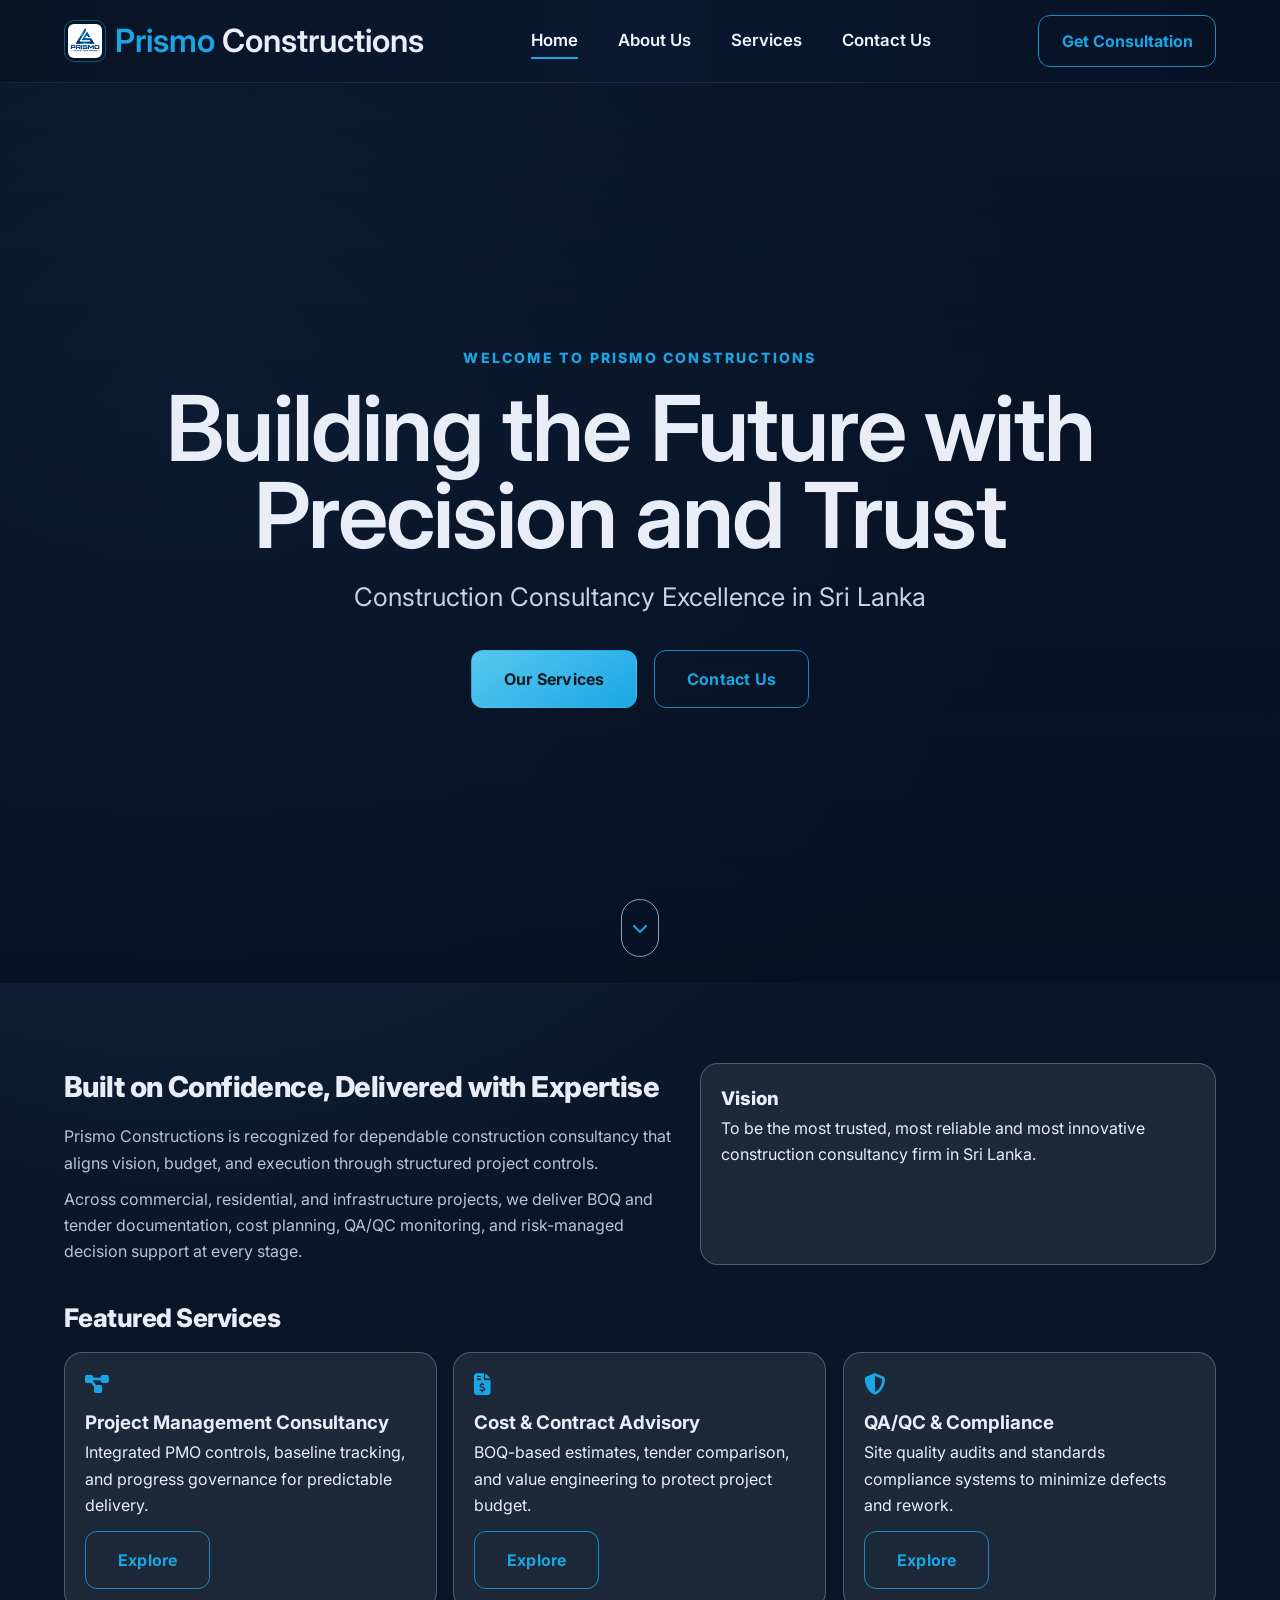
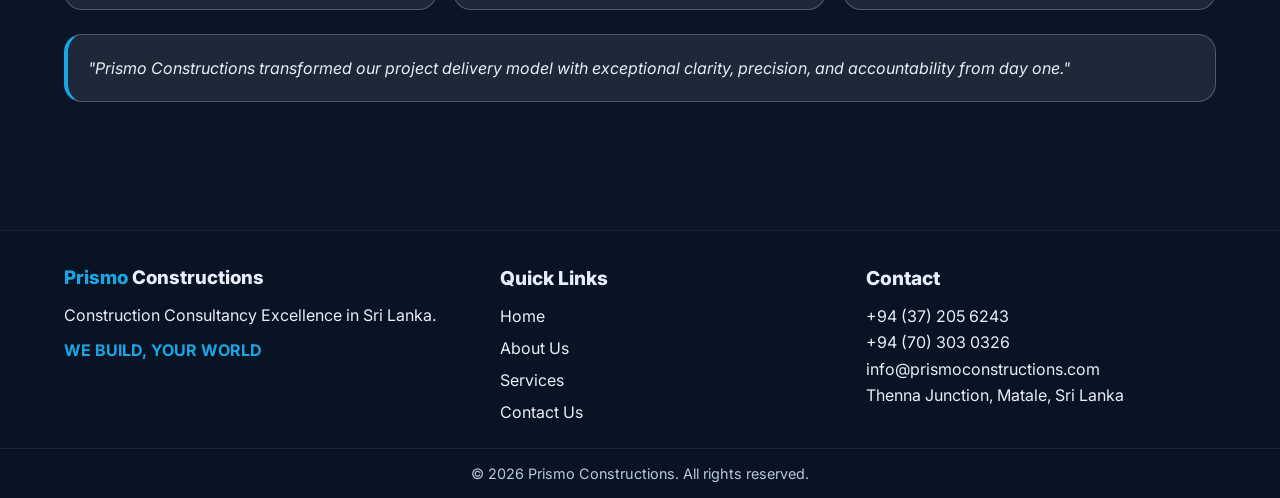
<file: index.html>
<!DOCTYPE html>
<html lang="en">
<head>
  <meta charset="UTF-8" />
  <meta name="viewport" content="width=device-width, initial-scale=1.0" />
  <meta name="description" content="Prismo Constructions is a leading construction consultancy in Sri Lanka, offering project management, cost consultancy, BOQ and tender documentation, QA/QC monitoring, and engineering advisory." />
  <title>Prismo Constructions</title>
  <meta property="og:title" content="Prismo Constructions" />
  <meta property="og:site_name" content="Prismo Constructions" />
  <meta property="og:description" content="Construction consultancy excellence in Sri Lanka. WE BUILD, YOUR WORLD." />
  <meta property="og:image" content="https://source.unsplash.com/1400x900/?business,consulting,meeting,architecture" />
  <meta property="og:url" content="https://prismoconstructions.com/" />
  <meta property="og:type" content="website" />
  <script type="application/ld+json">
    {
      "@context": "https://schema.org",
      "@type": "WebSite",
      "name": "Prismo Constructions",
      "url": "https://prismoconstructions.com/"
    }
  </script>
  <link rel="canonical" href="https://prismoconstructions.com/" />
  <link rel="icon" type="image/png" href="images/favicon.png" />
  <link rel="preconnect" href="https://fonts.googleapis.com" />
  <link rel="preconnect" href="https://fonts.gstatic.com" crossorigin />
  <link href="https://fonts.googleapis.com/css2?family=Inter:wght@400;500;600;700;800&display=swap" rel="stylesheet" />
  <link rel="stylesheet" href="https://cdnjs.cloudflare.com/ajax/libs/font-awesome/6.5.2/css/all.min.css" />
  <link rel="stylesheet" href="styles.css" />
</head>
<body>
  <div class="loader" id="loader"><div class="loader-mark"><span>Prismo</span> Constructions</div></div>

  <header class="site-header" id="siteHeader">
    <div class="container nav-wrap">
      <a href="/" class="brand"><img src="images/prismo.png" alt="Prismo Constructions logo" class="brand-logo" /><span class="brand-text"><span>Prismo</span> Constructions</span></a>
      <button class="nav-toggle" id="navToggle" aria-label="Toggle navigation menu"><i class="fa-solid fa-bars"></i></button>
      <nav class="nav-menu" id="navMenu" aria-label="Primary navigation">
        <ul class="nav-list">
          <li><a class="nav-link" href="/">Home</a></li>
          <li><a class="nav-link" href="/about/">About Us</a></li>
          <li><a class="nav-link" href="/services/">Services</a></li>
          <li><a class="nav-link" href="/contact/">Contact Us</a></li>
        </ul>
      </nav>
      <a class="nav-cta" href="/contact/">Get Consultation</a>
    </div>
  </header>

  <main>
    <section class="hero">
      <div class="hero-bg" id="heroBg" role="img" aria-label="Construction consultancy team reviewing project plans"></div>
      <div class="container">
        <div class="hero-content reveal">
          <p class="hero-kicker">WELCOME TO PRISMO CONSTRUCTIONS</p>
          <h1 class="hero-title" id="heroTitle">Building the Future with Precision and Trust</h1>
          <p class="hero-sub">Construction Consultancy Excellence in Sri Lanka</p>
          <div class="hero-actions">
            <a class="btn btn-primary" href="/services/">Our Services</a>
            <a class="btn btn-ghost" href="/contact/">Contact Us</a>
          </div>
        </div>
      </div>
      <a href="#overview" class="scroll-cue" aria-label="Scroll down"><i class="fa-solid fa-chevron-down"></i></a>
    </section>

    <section class="section" id="overview">
      <div class="container two-col">
        <article class="slide-left">
          <h2 class="section-title">Built on Confidence, Delivered with Expertise</h2>
          <p class="lead">Prismo Constructions is recognized for dependable construction consultancy that aligns vision, budget, and execution through structured project controls.</p>
          <p class="lead" style="margin-top:0.6rem;">Across commercial, residential, and infrastructure projects, we deliver BOQ and tender documentation, cost planning, QA/QC monitoring, and risk-managed decision support at every stage.</p>
        </article>
        <aside class="vision-card glass scale-in">
          <h3 style="font-family:'Inter',sans-serif;font-weight:800;">Vision</h3>
          <p>To be the most trusted, most reliable and most innovative construction consultancy firm in Sri Lanka.</p>
        </aside>
      </div>

      <div class="container" style="margin-top:2rem;">
        <h2 class="section-title" style="font-size:clamp(1.3rem,2vw,2rem);">Featured Services</h2>
        <div class="service-preview-grid">
          <article class="service-preview glass reveal"><i class="fa-solid fa-diagram-project"></i><h3>Project Management Consultancy</h3><p>Integrated PMO controls, baseline tracking, and progress governance for predictable delivery.</p><a class="btn btn-ghost" href="/services/" style="margin-top:0.8rem;">Explore</a></article>
          <article class="service-preview glass reveal"><i class="fa-solid fa-file-invoice-dollar"></i><h3>Cost &amp; Contract Advisory</h3><p>BOQ-based estimates, tender comparison, and value engineering to protect project budget.</p><a class="btn btn-ghost" href="/services/" style="margin-top:0.8rem;">Explore</a></article>
          <article class="service-preview glass reveal"><i class="fa-solid fa-shield-halved"></i><h3>QA/QC &amp; Compliance</h3><p>Site quality audits and standards compliance systems to minimize defects and rework.</p><a class="btn btn-ghost" href="/services/" style="margin-top:0.8rem;">Explore</a></article>
        </div>
        <blockquote class="quote-strip glass reveal" style="margin-top:1.5rem;">"Prismo Constructions transformed our project delivery model with exceptional clarity, precision, and accountability from day one."</blockquote>
      </div>
    </section>
  </main>

  <footer class="site-footer">
    <div class="container footer-grid">
      <section>
        <h3 class="footer-title"><span style="color:var(--gold);">Prismo</span> Constructions</h3>
        <p>Construction Consultancy Excellence in Sri Lanka.</p>
        <p style="margin-top:0.5rem;color:var(--gold);font-weight:700;">WE BUILD, YOUR WORLD</p>
      </section>
      <section>
        <h4 class="footer-title" style="font-size:1.2rem;">Quick Links</h4>
        <ul class="footer-links">
          <li><a href="/">Home</a></li>
          <li><a href="/about/">About Us</a></li>
          <li><a href="/services/">Services</a></li>
          <li><a href="/contact/">Contact Us</a></li>
        </ul>
      </section>
      <section>
        <h4 class="footer-title" style="font-size:1.2rem;">Contact</h4>
        <p><a href="tel:+94372056243">+94 (37) 205 6243</a><br /><a href="tel:+94703030326">+94 (70) 303 0326</a></p>
        <p><a href="mailto:info@prismoconstructions.com">info@prismoconstructions.com</a></p>
        <p>Thenna Junction, Matale, Sri Lanka</p>
      </section>
    </div>
    <div class="footer-bottom">&copy; 2026 Prismo Constructions. All rights reserved.</div>
  </footer>

  <button class="to-top" id="toTop" aria-label="Scroll to top"><i class="fa-solid fa-chevron-up"></i></button>
  <script src="script.js"></script>
</body>
</html>
</file>
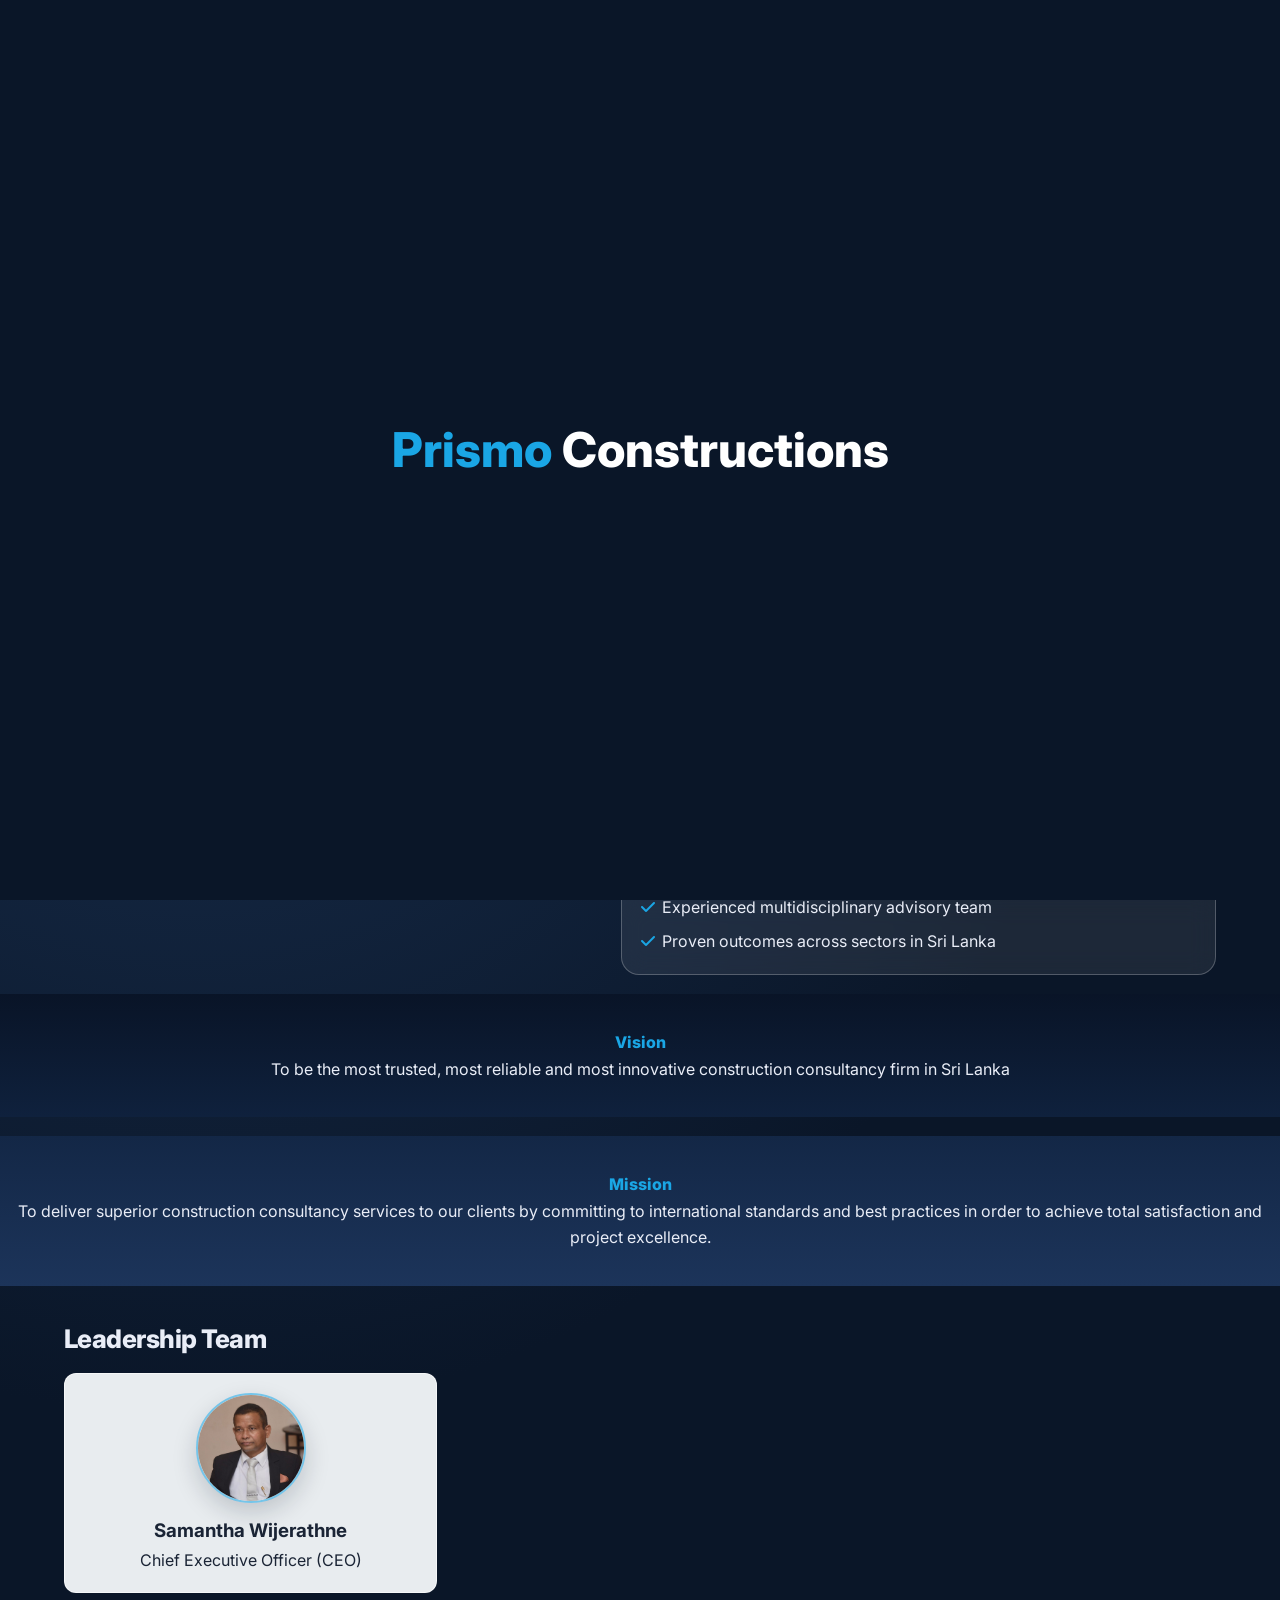
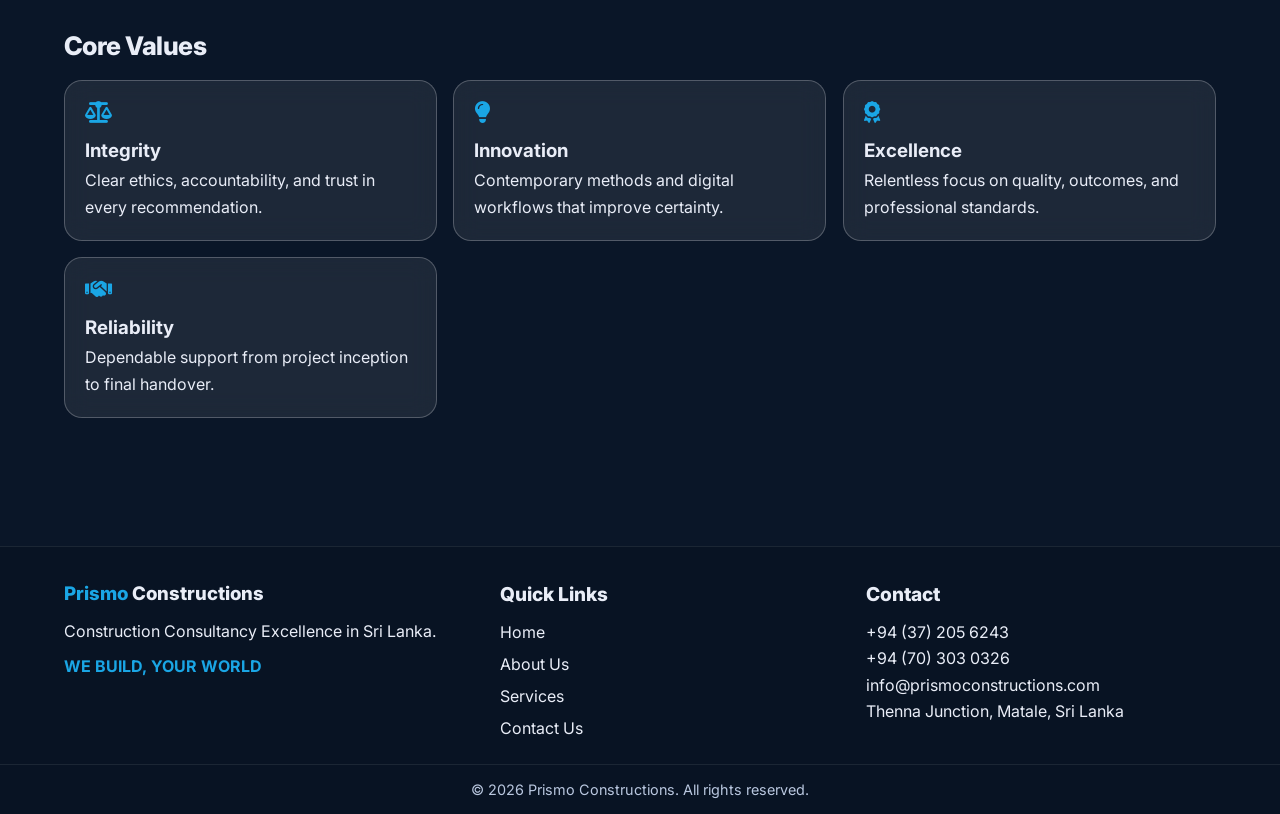
<file: about/index.html>
<!DOCTYPE html>
<html lang="en">
<head>
  <meta charset="UTF-8" />
  <meta name="viewport" content="width=device-width, initial-scale=1.0" />
  <meta name="description" content="Learn about Prismo Constructions, our mission, vision, leadership, and best-practice construction consultancy expertise in Sri Lanka." />
  <title>About Us | Prismo Constructions - Construction Consultancy Sri Lanka</title>
  <meta property="og:title" content="About Us | Prismo Constructions" />
  <meta property="og:description" content="A trusted construction consultancy firm delivering project excellence in Sri Lanka." />
  <meta property="og:image" content="/images/about.jpg" />
  <meta property="og:url" content="https://prismoconstructions.com/about/" />
  <meta property="og:type" content="website" />
  <link rel="canonical" href="https://prismoconstructions.com/about/" />
  <link rel="icon" type="image/png" href="/images/favicon.png" />
  <link rel="preconnect" href="https://fonts.googleapis.com" />
  <link rel="preconnect" href="https://fonts.gstatic.com" crossorigin />
  <link href="https://fonts.googleapis.com/css2?family=Inter:wght@400;500;600;700;800&display=swap" rel="stylesheet" />
  <link rel="stylesheet" href="https://cdnjs.cloudflare.com/ajax/libs/font-awesome/6.5.2/css/all.min.css" />
  <link rel="stylesheet" href="/styles.css" />
</head>
<body>
  <div class="loader" id="loader"><div class="loader-mark"><span>Prismo</span> Constructions</div></div>

  <header class="site-header" id="siteHeader">
    <div class="container nav-wrap">
      <a href="/" class="brand"><img src="/images/prismo.png" alt="Prismo Constructions logo" class="brand-logo" /><span class="brand-text"><span>Prismo</span> Constructions</span></a>
      <button class="nav-toggle" id="navToggle" aria-label="Toggle navigation menu"><i class="fa-solid fa-bars"></i></button>
      <nav class="nav-menu glass" id="navMenu" aria-label="Primary navigation">
        <ul class="nav-list">
          <li><a class="nav-link" href="/">Home</a></li>
          <li><a class="nav-link" href="/about/">About Us</a></li>
          <li><a class="nav-link" href="/services/">Services</a></li>
          <li><a class="nav-link" href="/contact/">Contact Us</a></li>
        </ul>
      </nav>
    </div>
  </header>

  <main>
    <section class="page-hero page-hero-grid">
      <div class="container page-hero-inner slide-left">
        <p class="page-kicker">ABOUT US</p>
        <h1 class="page-hero-title">About Prismo Constructions</h1>
        <p class="page-hero-sub">Building excellence through expertise, integrity, and innovation</p>
      </div>
    </section>

    <section class="section">
      <div class="container about-split">
        <img class="about-image reveal" src="/images/about.jpg" alt="Consultation team members reviewing project plans in an office" />
        <article class="glass" style="padding:1.2rem;">
          <h2 class="section-title" style="font-size:clamp(1.3rem,2vw,2rem);">A Consultancy Built on Best Practice</h2>
          <p class="lead">Prismo Constructions was established to bridge strategic planning and practical project execution. Our consultants bring multidisciplinary expertise across engineering, commercial management, and quality systems.</p>
          <p class="lead" style="margin-top:0.5rem;">We support clients in making informed project decisions at every milestone, ensuring alignment with performance targets, compliance obligations, and international standards.</p>
          <p class="lead" style="margin-top:0.5rem;">From feasibility to handover, our focus remains consistent: certainty, resilience, and measurable project excellence.</p>
          <ul class="strength-list">
            <li><i class="fa-solid fa-check"></i>International standards and best-practice delivery</li>
            <li><i class="fa-solid fa-check"></i>Strong cost, schedule, and risk governance</li>
            <li><i class="fa-solid fa-check"></i>Transparent stakeholder communication</li>
            <li><i class="fa-solid fa-check"></i>Experienced multidisciplinary advisory team</li>
            <li><i class="fa-solid fa-check"></i>Proven outcomes across sectors in Sri Lanka</li>
          </ul>
        </article>
      </div>

      <div class="statement vision slide-left">
        <span class="accent">Vision</span>
        <p>To be the most trusted, most reliable and most innovative construction consultancy firm in Sri Lanka</p>
      </div>
      <div class="statement mission reveal">
        <span class="accent">Mission</span>
        <p>To deliver superior construction consultancy services to our clients by committing to international standards and best practices in order to achieve total satisfaction and project excellence.</p>
      </div>

      <div class="container" style="margin-top:2rem;">
        <h2 class="section-title" style="font-size:clamp(1.3rem,2vw,2rem);">Leadership Team</h2>
        <div class="team-grid">
          <article class="team-card neo scale-in">
            <img src="/images/ceo.jpg" alt="CEO Samantha Wijerathne" class="team-photo" />
            <h3>Samantha Wijerathne</h3>
            <p>Chief Executive Officer (CEO)</p>
          </article>
        </div>
      </div>

      <div class="container" style="margin-top:2rem;">
        <h2 class="section-title" style="font-size:clamp(1.3rem,2vw,2rem);">Core Values</h2>
        <div class="values-grid">
          <article class="value-card glass reveal"><i class="fa-solid fa-scale-balanced"></i><h3>Integrity</h3><p>Clear ethics, accountability, and trust in every recommendation.</p></article>
          <article class="value-card glass reveal"><i class="fa-solid fa-lightbulb"></i><h3>Innovation</h3><p>Contemporary methods and digital workflows that improve certainty.</p></article>
          <article class="value-card glass reveal"><i class="fa-solid fa-award"></i><h3>Excellence</h3><p>Relentless focus on quality, outcomes, and professional standards.</p></article>
          <article class="value-card glass reveal"><i class="fa-solid fa-handshake"></i><h3>Reliability</h3><p>Dependable support from project inception to final handover.</p></article>
        </div>
      </div>
    </section>
  </main>

  <footer class="site-footer">
    <div class="container footer-grid">
      <section>
        <h3 class="footer-title"><span style="color:var(--gold);">Prismo</span> Constructions</h3>
        <p>Construction Consultancy Excellence in Sri Lanka.</p>
        <p style="margin-top:0.5rem;color:var(--gold);font-weight:700;">WE BUILD, YOUR WORLD</p>
      </section>
      <section>
        <h4 class="footer-title" style="font-size:1.2rem;">Quick Links</h4>
        <ul class="footer-links">
          <li><a href="/">Home</a></li>
          <li><a href="/about/">About Us</a></li>
          <li><a href="/services/">Services</a></li>
          <li><a href="/contact/">Contact Us</a></li>
        </ul>
      </section>
      <section>
        <h4 class="footer-title" style="font-size:1.2rem;">Contact</h4>
        <p><a href="tel:+94372056243">+94 (37) 205 6243</a><br /><a href="tel:+94703030326">+94 (70) 303 0326</a></p>
        <p><a href="mailto:info@prismoconstructions.com">info@prismoconstructions.com</a></p>
        <p>Thenna Junction, Matale, Sri Lanka</p>
      </section>
    </div>
    <div class="footer-bottom">&copy; 2026 Prismo Constructions. All rights reserved.</div>
  </footer>

  <button class="to-top" id="toTop" aria-label="Scroll to top"><i class="fa-solid fa-chevron-up"></i></button>
  <script src="/script.js"></script>
</body>
</html>
</file>
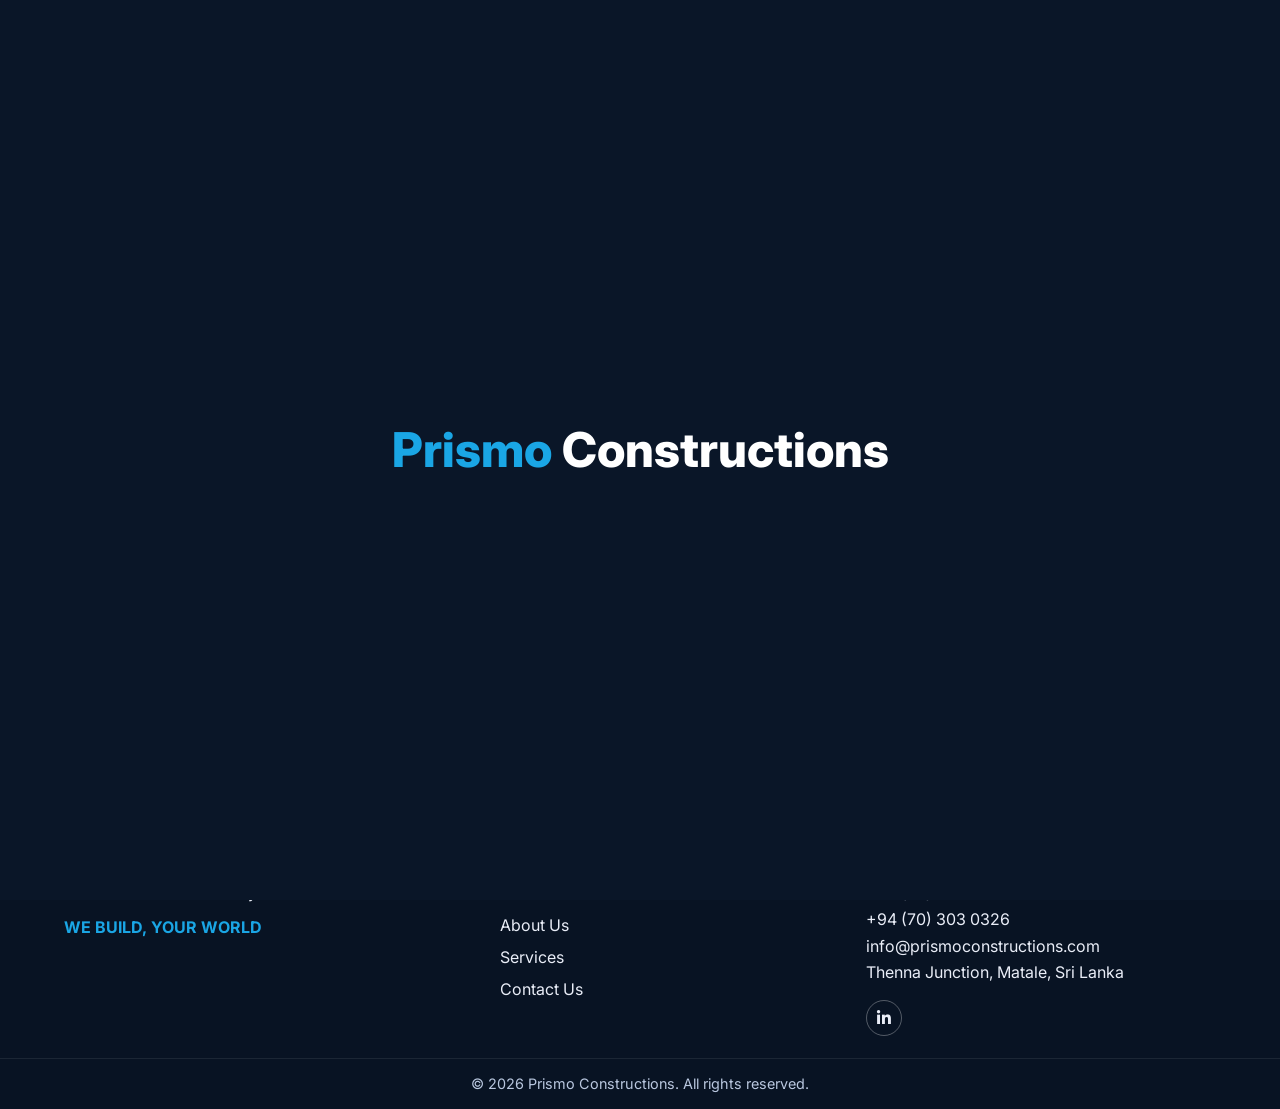
<file: contact/index.html>
<!DOCTYPE html>
<html lang="en">
<head>
  <meta charset="UTF-8" />
  <meta name="viewport" content="width=device-width, initial-scale=1.0" />
  <meta name="description" content="Contact Prismo Constructions for reliable construction consultancy support in Sri Lanka." />
  <title>Contact Us | Prismo Constructions - Construction Consultancy Sri Lanka</title>
  <meta property="og:title" content="Contact Us | Prismo Constructions" />
  <meta property="og:description" content="Get in touch with Prismo Constructions for project consultancy and delivery support." />
  <meta property="og:image" content="https://source.unsplash.com/1400x900/?business,consultation,meeting,office" />
  <meta property="og:url" content="https://prismoconstructions.com/contact/" />
  <meta property="og:type" content="website" />
  <link rel="canonical" href="https://prismoconstructions.com/contact/" />
  <link rel="icon" type="image/png" href="/images/favicon.png" />
  <link rel="preconnect" href="https://fonts.googleapis.com" />
  <link rel="preconnect" href="https://fonts.gstatic.com" crossorigin />
  <link href="https://fonts.googleapis.com/css2?family=Inter:wght@400;500;600;700;800&display=swap" rel="stylesheet" />
  <link rel="stylesheet" href="https://cdnjs.cloudflare.com/ajax/libs/font-awesome/6.5.2/css/all.min.css" />
  <link rel="stylesheet" href="/styles.css" />
</head>
<body>
  <div class="loader" id="loader"><div class="loader-mark"><span>Prismo</span> Constructions</div></div>

  <header class="site-header" id="siteHeader">
    <div class="container nav-wrap">
      <a href="/" class="brand"><img src="/images/prismo.png" alt="Prismo Constructions logo" class="brand-logo" /><span class="brand-text"><span>Prismo</span> Constructions</span></a>
      <button class="nav-toggle" id="navToggle" aria-label="Toggle navigation menu"><i class="fa-solid fa-bars"></i></button>
      <nav class="nav-menu glass" id="navMenu" aria-label="Primary navigation">
        <ul class="nav-list">
          <li><a class="nav-link" href="/">Home</a></li>
          <li><a class="nav-link" href="/about/">About Us</a></li>
          <li><a class="nav-link" href="/services/">Services</a></li>
          <li><a class="nav-link" href="/contact/">Contact Us</a></li>
        </ul>
      </nav>
    </div>
  </header>

  <main>
    <section class="page-hero page-hero-grid">
      <div class="container page-hero-inner slide-left">
        <p class="page-kicker">CONTACT US</p>
        <h1 class="page-hero-title">Get in Touch</h1>
        <p class="page-hero-sub">We are ready to consult on your next project</p>
      </div>
    </section>

    <section class="section">
      <div class="container contact-grid" style="grid-template-columns:1fr;">
        <aside class="contact-card glass reveal">
          <h2 class="section-title" style="font-size:clamp(1.2rem,2vw,1.8rem);">Contact Details</h2>
          <ul class="strength-list">
            <li class="contact-phone-item"><i class="fa-solid fa-phone"></i><span class="contact-phone-links"><a href="tel:+94372056243">+94 (37) 205 6243</a><a href="tel:+94703030326">+94 (70) 303 0326</a></span></li>
            <li><i class="fa-solid fa-envelope"></i><span><a href="mailto:info@prismoconstructions.com">info@prismoconstructions.com</a></span></li>
            <li><i class="fa-solid fa-location-dot"></i><span>Thenna Junction, Matale, Sri Lanka</span></li>
            <li><i class="fa-solid fa-clock"></i><span>Mon - Sat: 8:30 AM - 5:30 PM</span></li>
          </ul>
        </aside>
      </div>
    </section>
  </main>

  <footer class="site-footer">
    <div class="container footer-grid">
      <section>
        <h3 class="footer-title"><span style="color:var(--gold);">Prismo</span> Constructions</h3>
        <p>Construction Consultancy Excellence in Sri Lanka.</p>
        <p style="margin-top:0.5rem;color:var(--gold);font-weight:700;">WE BUILD, YOUR WORLD</p>
      </section>
      <section>
        <h4 class="footer-title" style="font-size:1.2rem;">Quick Links</h4>
        <ul class="footer-links">
          <li><a href="/">Home</a></li>
          <li><a href="/about/">About Us</a></li>
          <li><a href="/services/">Services</a></li>
          <li><a href="/contact/">Contact Us</a></li>
        </ul>
      </section>
      <section>
        <h4 class="footer-title" style="font-size:1.2rem;">Contact</h4>
        <p><a href="tel:+94372056243">+94 (37) 205 6243</a><br /><a href="tel:+94703030326">+94 (70) 303 0326</a></p>
        <p><a href="mailto:info@prismoconstructions.com">info@prismoconstructions.com</a></p>
        <p>Thenna Junction, Matale, Sri Lanka</p>
        <div class="socials">
          <a href="https://www.linkedin.com" target="_blank" rel="noopener noreferrer" aria-label="LinkedIn"><i class="fa-brands fa-linkedin-in"></i></a>
        </div>
      </section>
    </div>
    <div class="footer-bottom">&copy; 2026 Prismo Constructions. All rights reserved.</div>
  </footer>

  <button class="to-top" id="toTop" aria-label="Scroll to top"><i class="fa-solid fa-chevron-up"></i></button>
  <script src="/script.js"></script>
</body>
</html>
</file>
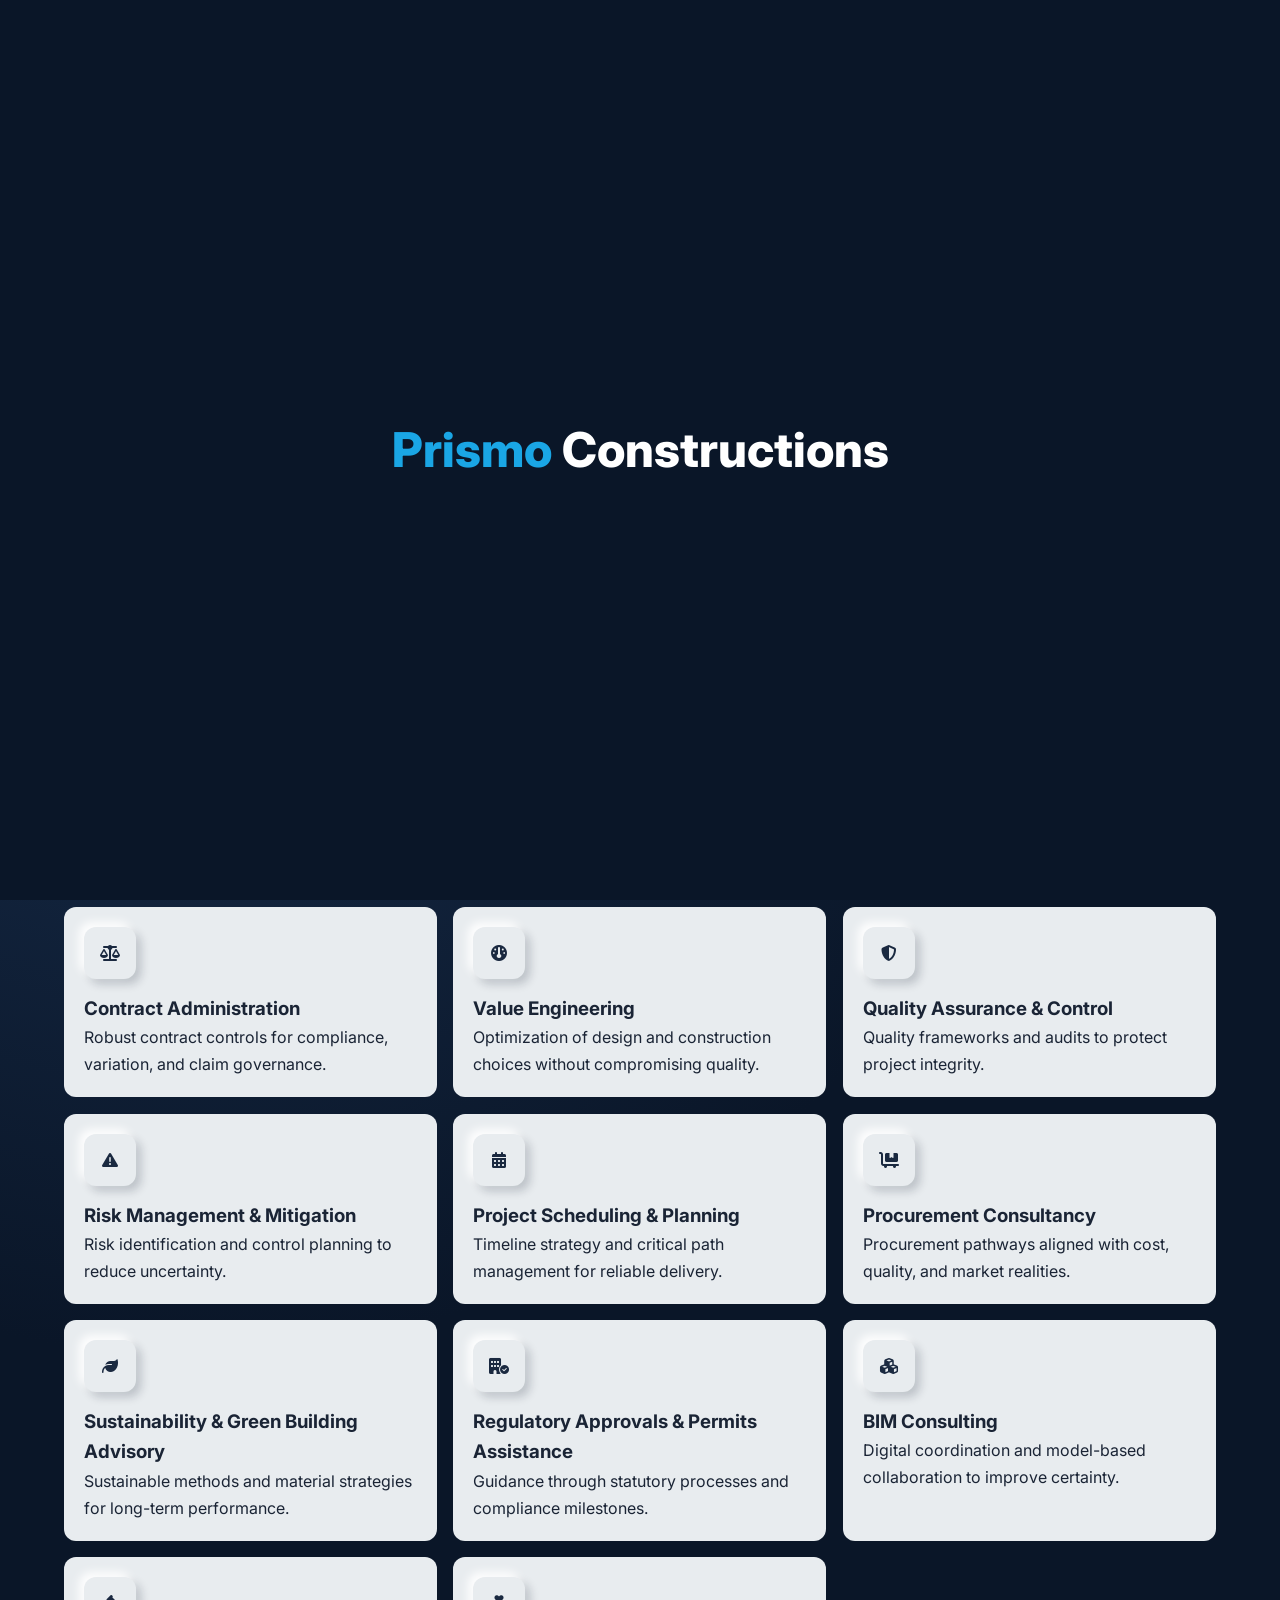
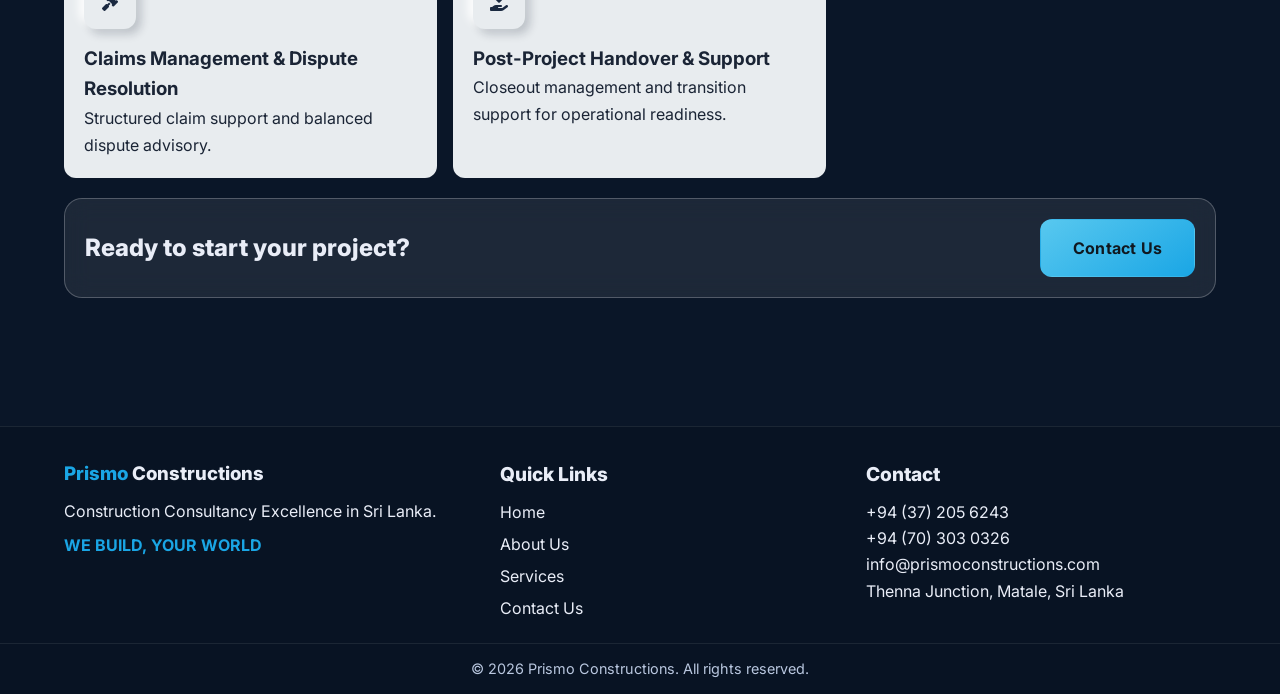
<file: services/index.html>
<!DOCTYPE html>
<html lang="en">
<head>
  <meta charset="UTF-8" />
  <meta name="viewport" content="width=device-width, initial-scale=1.0" />
  <meta name="description" content="View all Prismo Constructions consultancy services delivered with international standards and best practices." />
  <title>Services | Prismo Constructions - Construction Consultancy Sri Lanka</title>
  <meta property="og:title" content="Services | Prismo Constructions" />
  <meta property="og:description" content="Project management, cost consultation, QA/QC, risk management, BIM and more." />
  <meta property="og:image" content="https://source.unsplash.com/1400x900/?consultancy,engineering,planning,team" />
  <meta property="og:url" content="https://prismoconstructions.com/services/" />
  <meta property="og:type" content="website" />
  <link rel="canonical" href="https://prismoconstructions.com/services/" />
  <link rel="icon" type="image/png" href="/images/favicon.png" />
  <link rel="preconnect" href="https://fonts.googleapis.com" />
  <link rel="preconnect" href="https://fonts.gstatic.com" crossorigin />
  <link href="https://fonts.googleapis.com/css2?family=Inter:wght@400;500;600;700;800&display=swap" rel="stylesheet" />
  <link rel="stylesheet" href="https://cdnjs.cloudflare.com/ajax/libs/font-awesome/6.5.2/css/all.min.css" />
  <link rel="stylesheet" href="/styles.css" />
</head>
<body>
  <div class="loader" id="loader"><div class="loader-mark"><span>Prismo</span> Constructions</div></div>

  <header class="site-header" id="siteHeader">
    <div class="container nav-wrap">
      <a href="/" class="brand"><img src="/images/prismo.png" alt="Prismo Constructions logo" class="brand-logo" /><span class="brand-text"><span>Prismo</span> Constructions</span></a>
      <button class="nav-toggle" id="navToggle" aria-label="Toggle navigation menu"><i class="fa-solid fa-bars"></i></button>
      <nav class="nav-menu glass" id="navMenu" aria-label="Primary navigation">
        <ul class="nav-list">
          <li><a class="nav-link" href="/">Home</a></li>
          <li><a class="nav-link" href="/about/">About Us</a></li>
          <li><a class="nav-link" href="/services/">Services</a></li>
          <li><a class="nav-link" href="/contact/">Contact Us</a></li>
        </ul>
      </nav>
    </div>
  </header>

  <main>
    <section class="page-hero page-hero-grid">
      <div class="container page-hero-inner slide-left">
        <p class="page-kicker">WHAT WE OFFER</p>
        <h1 class="page-hero-title">Our Services</h1>
        <p class="page-hero-sub">All services are delivered with international standards and best practices to ensure your project success.</p>
      </div>
    </section>

    <section class="section">
      <div class="container">
        <div class="services-grid">
          <article class="service-item neo scale-in"><div class="service-icon"><i class="fa-solid fa-diagram-project"></i></div><h3>Project Management</h3><p>Comprehensive planning, monitoring, and coordination to deliver successful outcomes.</p></article>
          <article class="service-item neo scale-in"><div class="service-icon"><i class="fa-solid fa-file-circle-check"></i></div><h3>BOQ &amp; TDS Preparation</h3><p>Detailed documentation and quantified scope definition for informed procurement.</p></article>
          <article class="service-item neo scale-in"><div class="service-icon"><i class="fa-solid fa-coins"></i></div><h3>Cost Consultation &amp; Estimation</h3><p>Accurate cost modeling and budget alignment for financial control.</p></article>
          <article class="service-item neo scale-in"><div class="service-icon"><i class="fa-solid fa-helmet-safety"></i></div><h3>Site Investigation &amp; Assessment</h3><p>Technical site reviews to identify constraints and optimize readiness.</p></article>
          <article class="service-item neo scale-in"><div class="service-icon"><i class="fa-solid fa-chart-line"></i></div><h3>Feasibility Studies</h3><p>Early-stage viability analysis to support go/no-go decisions.</p></article>
          <article class="service-item neo scale-in"><div class="service-icon"><i class="fa-solid fa-file-signature"></i></div><h3>Tender Preparation &amp; Evaluation</h3><p>Structured tender strategies and objective bid assessment.</p></article>
          <article class="service-item neo scale-in"><div class="service-icon"><i class="fa-solid fa-scale-balanced"></i></div><h3>Contract Administration</h3><p>Robust contract controls for compliance, variation, and claim governance.</p></article>
          <article class="service-item neo scale-in"><div class="service-icon"><i class="fa-solid fa-gauge"></i></div><h3>Value Engineering</h3><p>Optimization of design and construction choices without compromising quality.</p></article>
          <article class="service-item neo scale-in"><div class="service-icon"><i class="fa-solid fa-shield-halved"></i></div><h3>Quality Assurance &amp; Control</h3><p>Quality frameworks and audits to protect project integrity.</p></article>
          <article class="service-item neo scale-in"><div class="service-icon"><i class="fa-solid fa-triangle-exclamation"></i></div><h3>Risk Management &amp; Mitigation</h3><p>Risk identification and control planning to reduce uncertainty.</p></article>
          <article class="service-item neo scale-in"><div class="service-icon"><i class="fa-solid fa-calendar-days"></i></div><h3>Project Scheduling &amp; Planning</h3><p>Timeline strategy and critical path management for reliable delivery.</p></article>
          <article class="service-item neo scale-in"><div class="service-icon"><i class="fa-solid fa-cart-flatbed"></i></div><h3>Procurement Consultancy</h3><p>Procurement pathways aligned with cost, quality, and market realities.</p></article>
          <article class="service-item neo scale-in"><div class="service-icon"><i class="fa-solid fa-leaf"></i></div><h3>Sustainability &amp; Green Building Advisory</h3><p>Sustainable methods and material strategies for long-term performance.</p></article>
          <article class="service-item neo scale-in"><div class="service-icon"><i class="fa-solid fa-building-circle-check"></i></div><h3>Regulatory Approvals &amp; Permits Assistance</h3><p>Guidance through statutory processes and compliance milestones.</p></article>
          <article class="service-item neo scale-in"><div class="service-icon"><i class="fa-solid fa-cubes"></i></div><h3>BIM Consulting</h3><p>Digital coordination and model-based collaboration to improve certainty.</p></article>
          <article class="service-item neo scale-in"><div class="service-icon"><i class="fa-solid fa-gavel"></i></div><h3>Claims Management &amp; Dispute Resolution</h3><p>Structured claim support and balanced dispute advisory.</p></article>
          <article class="service-item neo scale-in"><div class="service-icon"><i class="fa-solid fa-hand-holding-heart"></i></div><h3>Post-Project Handover &amp; Support</h3><p>Closeout management and transition support for operational readiness.</p></article>
        </div>

        <div class="cta-banner glass reveal" style="margin-top:2.6rem;display:flex;align-items:center;justify-content:space-between;gap:1rem;flex-wrap:wrap;">
          <h2 style="font-family:'Inter',sans-serif;font-weight:800;">Ready to start your project?</h2>
          <a class="btn btn-primary" href="/contact/">Contact Us</a>
        </div>
      </div>
    </section>
  </main>

  <footer class="site-footer">
    <div class="container footer-grid">
      <section>
        <h3 class="footer-title"><span style="color:var(--gold);">Prismo</span> Constructions</h3>
        <p>Construction Consultancy Excellence in Sri Lanka.</p>
        <p style="margin-top:0.5rem;color:var(--gold);font-weight:700;">WE BUILD, YOUR WORLD</p>
      </section>
      <section>
        <h4 class="footer-title" style="font-size:1.2rem;">Quick Links</h4>
        <ul class="footer-links">
          <li><a href="/">Home</a></li>
          <li><a href="/about/">About Us</a></li>
          <li><a href="/services/">Services</a></li>
          <li><a href="/contact/">Contact Us</a></li>
        </ul>
      </section>
      <section>
        <h4 class="footer-title" style="font-size:1.2rem;">Contact</h4>
        <p><a href="tel:+94372056243">+94 (37) 205 6243</a><br /><a href="tel:+94703030326">+94 (70) 303 0326</a></p>
        <p><a href="mailto:info@prismoconstructions.com">info@prismoconstructions.com</a></p>
        <p>Thenna Junction, Matale, Sri Lanka</p>
      </section>
    </div>
    <div class="footer-bottom">&copy; 2026 Prismo Constructions. All rights reserved.</div>
  </footer>

  <button class="to-top" id="toTop" aria-label="Scroll to top"><i class="fa-solid fa-chevron-up"></i></button>
  <script src="/script.js"></script>
</body>
</html>
</file>
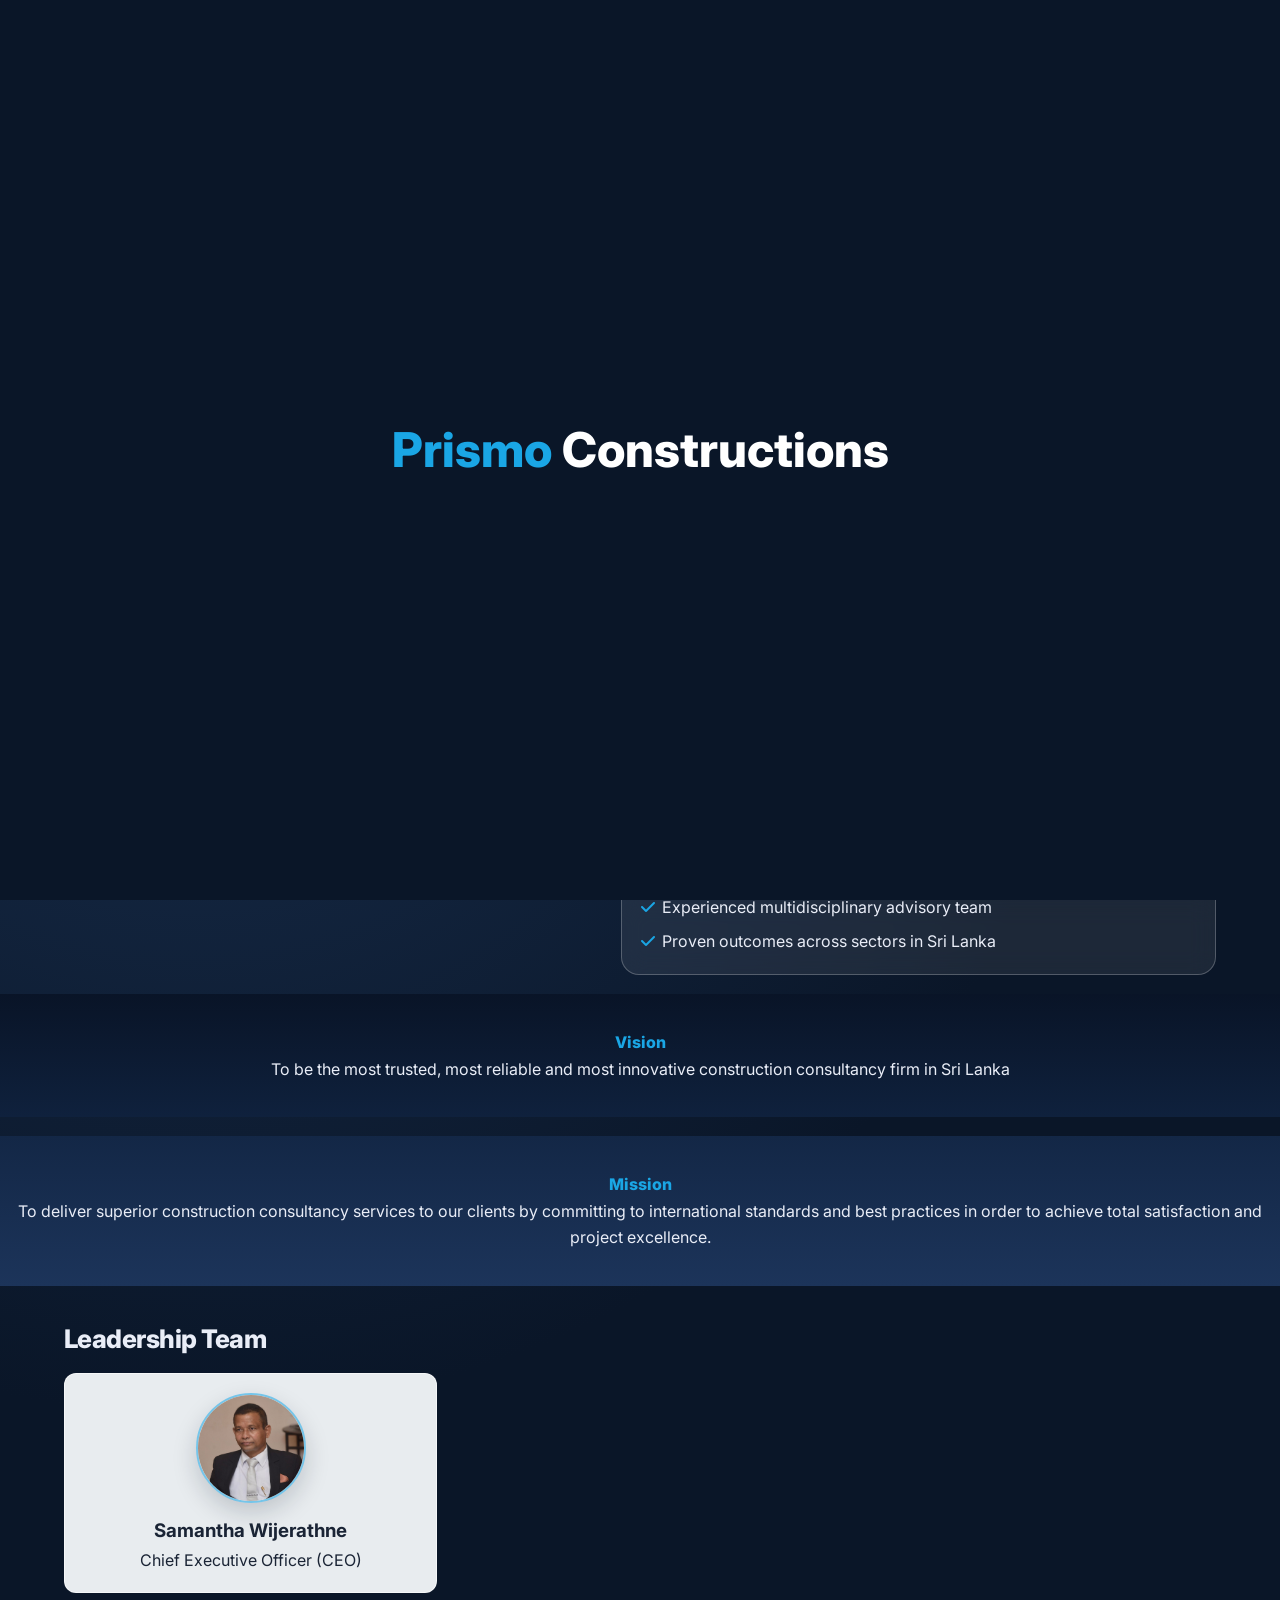
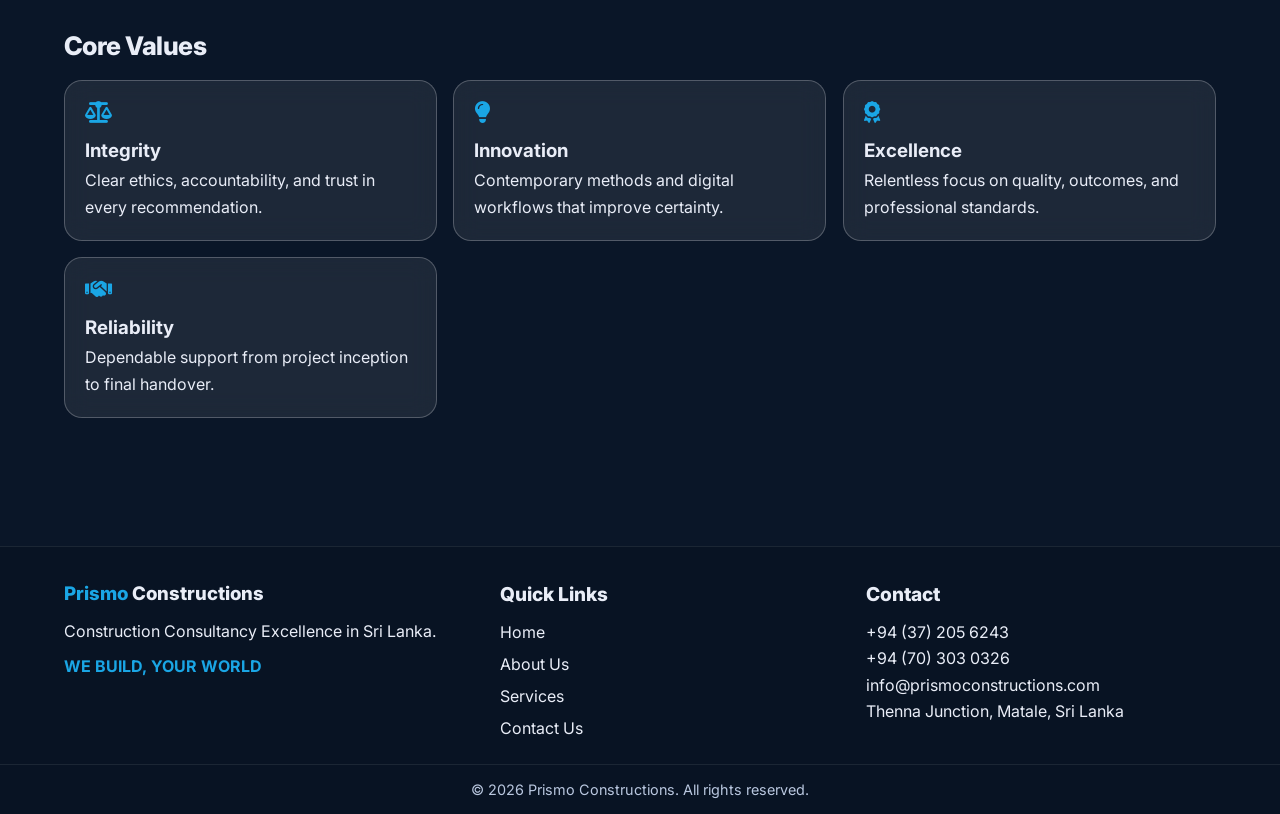
<file: about.html>
<!DOCTYPE html>
<html lang="en">
<head>
  <meta charset="UTF-8" />
  <meta name="viewport" content="width=device-width, initial-scale=1.0" />
  <meta name="description" content="Learn about Prismo Constructions, our mission, vision, leadership, and best-practice construction consultancy expertise in Sri Lanka." />
  <title>About Us | Prismo Constructions - Construction Consultancy Sri Lanka</title>
  <meta property="og:title" content="About Us | Prismo Constructions" />
  <meta property="og:description" content="A trusted construction consultancy firm delivering project excellence in Sri Lanka." />
  <meta property="og:image" content="images/about.jpg" />
  <meta http-equiv="refresh" content="0; url=/about/" />
  <script>window.location.replace('/about/');</script>
  <meta property="og:url" content="https://prismoconstructions.com/about/" />
  <meta property="og:type" content="website" />
  <link rel="canonical" href="https://prismoconstructions.com/about/" />
  <link rel="icon" type="image/png" href="images/favicon.png" />
  <link rel="preconnect" href="https://fonts.googleapis.com" />
  <link rel="preconnect" href="https://fonts.gstatic.com" crossorigin />
  <link href="https://fonts.googleapis.com/css2?family=Inter:wght@400;500;600;700;800&display=swap" rel="stylesheet" />
  <link rel="stylesheet" href="https://cdnjs.cloudflare.com/ajax/libs/font-awesome/6.5.2/css/all.min.css" />
  <link rel="stylesheet" href="styles.css" />
</head>
<body>
  <div class="loader" id="loader"><div class="loader-mark"><span>Prismo</span> Constructions</div></div>

  <header class="site-header" id="siteHeader">
    <div class="container nav-wrap">
      <a href="/" class="brand"><img src="images/prismo.png" alt="Prismo Constructions logo" class="brand-logo" /><span class="brand-text"><span>Prismo</span> Constructions</span></a>
      <button class="nav-toggle" id="navToggle" aria-label="Toggle navigation menu"><i class="fa-solid fa-bars"></i></button>
      <nav class="nav-menu glass" id="navMenu" aria-label="Primary navigation">
        <ul class="nav-list">
          <li><a class="nav-link" href="/">Home</a></li>
          <li><a class="nav-link" href="about.html">About Us</a></li>
          <li><a class="nav-link" href="services.html">Services</a></li>
          <li><a class="nav-link" href="contact.html">Contact Us</a></li>
        </ul>
      </nav>
    </div>
  </header>

  <main>
    <section class="page-hero page-hero-grid">
      <div class="container page-hero-inner slide-left">
        <p class="page-kicker">ABOUT US</p>
        <h1 class="page-hero-title">About Prismo Constructions</h1>
        <p class="page-hero-sub">Building excellence through expertise, integrity, and innovation</p>
      </div>
    </section>

    <section class="section">
      <div class="container about-split">
        <img class="about-image reveal" src="images/about.jpg" alt="Consultation team members reviewing project plans in an office" />
        <article class="glass" style="padding:1.2rem;">
          <h2 class="section-title" style="font-size:clamp(1.3rem,2vw,2rem);">A Consultancy Built on Best Practice</h2>
          <p class="lead">Prismo Constructions was established to bridge strategic planning and practical project execution. Our consultants bring multidisciplinary expertise across engineering, commercial management, and quality systems.</p>
          <p class="lead" style="margin-top:0.5rem;">We support clients in making informed project decisions at every milestone, ensuring alignment with performance targets, compliance obligations, and international standards.</p>
          <p class="lead" style="margin-top:0.5rem;">From feasibility to handover, our focus remains consistent: certainty, resilience, and measurable project excellence.</p>
          <ul class="strength-list">
            <li><i class="fa-solid fa-check"></i>International standards and best-practice delivery</li>
            <li><i class="fa-solid fa-check"></i>Strong cost, schedule, and risk governance</li>
            <li><i class="fa-solid fa-check"></i>Transparent stakeholder communication</li>
            <li><i class="fa-solid fa-check"></i>Experienced multidisciplinary advisory team</li>
            <li><i class="fa-solid fa-check"></i>Proven outcomes across sectors in Sri Lanka</li>
          </ul>
        </article>
      </div>

      <div class="statement vision slide-left">
        <span class="accent">Vision</span>
        <p>To be the most trusted, most reliable and most innovative construction consultancy firm in Sri Lanka</p>
      </div>
      <div class="statement mission reveal">
        <span class="accent">Mission</span>
        <p>To deliver superior construction consultancy services to our clients by committing to international standards and best practices in order to achieve total satisfaction and project excellence.</p>
      </div>

      <div class="container" style="margin-top:2rem;">
        <h2 class="section-title" style="font-size:clamp(1.3rem,2vw,2rem);">Leadership Team</h2>
        <div class="team-grid">
          <article class="team-card neo scale-in">
            <img src="images/ceo.jpg" alt="CEO Samantha Wijerathne" class="team-photo" />
            <h3>Samantha Wijerathne</h3>
            <p>Chief Executive Officer (CEO)</p>
          </article>
        </div>
      </div>

      <div class="container" style="margin-top:2rem;">
        <h2 class="section-title" style="font-size:clamp(1.3rem,2vw,2rem);">Core Values</h2>
        <div class="values-grid">
          <article class="value-card glass reveal"><i class="fa-solid fa-scale-balanced"></i><h3>Integrity</h3><p>Clear ethics, accountability, and trust in every recommendation.</p></article>
          <article class="value-card glass reveal"><i class="fa-solid fa-lightbulb"></i><h3>Innovation</h3><p>Contemporary methods and digital workflows that improve certainty.</p></article>
          <article class="value-card glass reveal"><i class="fa-solid fa-award"></i><h3>Excellence</h3><p>Relentless focus on quality, outcomes, and professional standards.</p></article>
          <article class="value-card glass reveal"><i class="fa-solid fa-handshake"></i><h3>Reliability</h3><p>Dependable support from project inception to final handover.</p></article>
        </div>
      </div>
    </section>
  </main>

  <footer class="site-footer">
    <div class="container footer-grid">
      <section>
        <h3 class="footer-title"><span style="color:var(--gold);">Prismo</span> Constructions</h3>
        <p>Construction Consultancy Excellence in Sri Lanka.</p>
        <p style="margin-top:0.5rem;color:var(--gold);font-weight:700;">WE BUILD, YOUR WORLD</p>
      </section>
      <section>
        <h4 class="footer-title" style="font-size:1.2rem;">Quick Links</h4>
        <ul class="footer-links">
          <li><a href="/">Home</a></li>
          <li><a href="about.html">About Us</a></li>
          <li><a href="services.html">Services</a></li>
          <li><a href="contact.html">Contact Us</a></li>
        </ul>
      </section>
      <section>
        <h4 class="footer-title" style="font-size:1.2rem;">Contact</h4>
        <p><a href="tel:+94372056243">+94 (37) 205 6243</a><br /><a href="tel:+94703030326">+94 (70) 303 0326</a></p>
        <p><a href="mailto:info@prismoconstructions.com">info@prismoconstructions.com</a></p>
        <p>Thenna Junction, Matale, Sri Lanka</p>
      </section>
    </div>
    <div class="footer-bottom">&copy; 2026 Prismo Constructions. All rights reserved.</div>
  </footer>

  <button class="to-top" id="toTop" aria-label="Scroll to top"><i class="fa-solid fa-chevron-up"></i></button>
  <script src="script.js"></script>
</body>
</html>
</file>
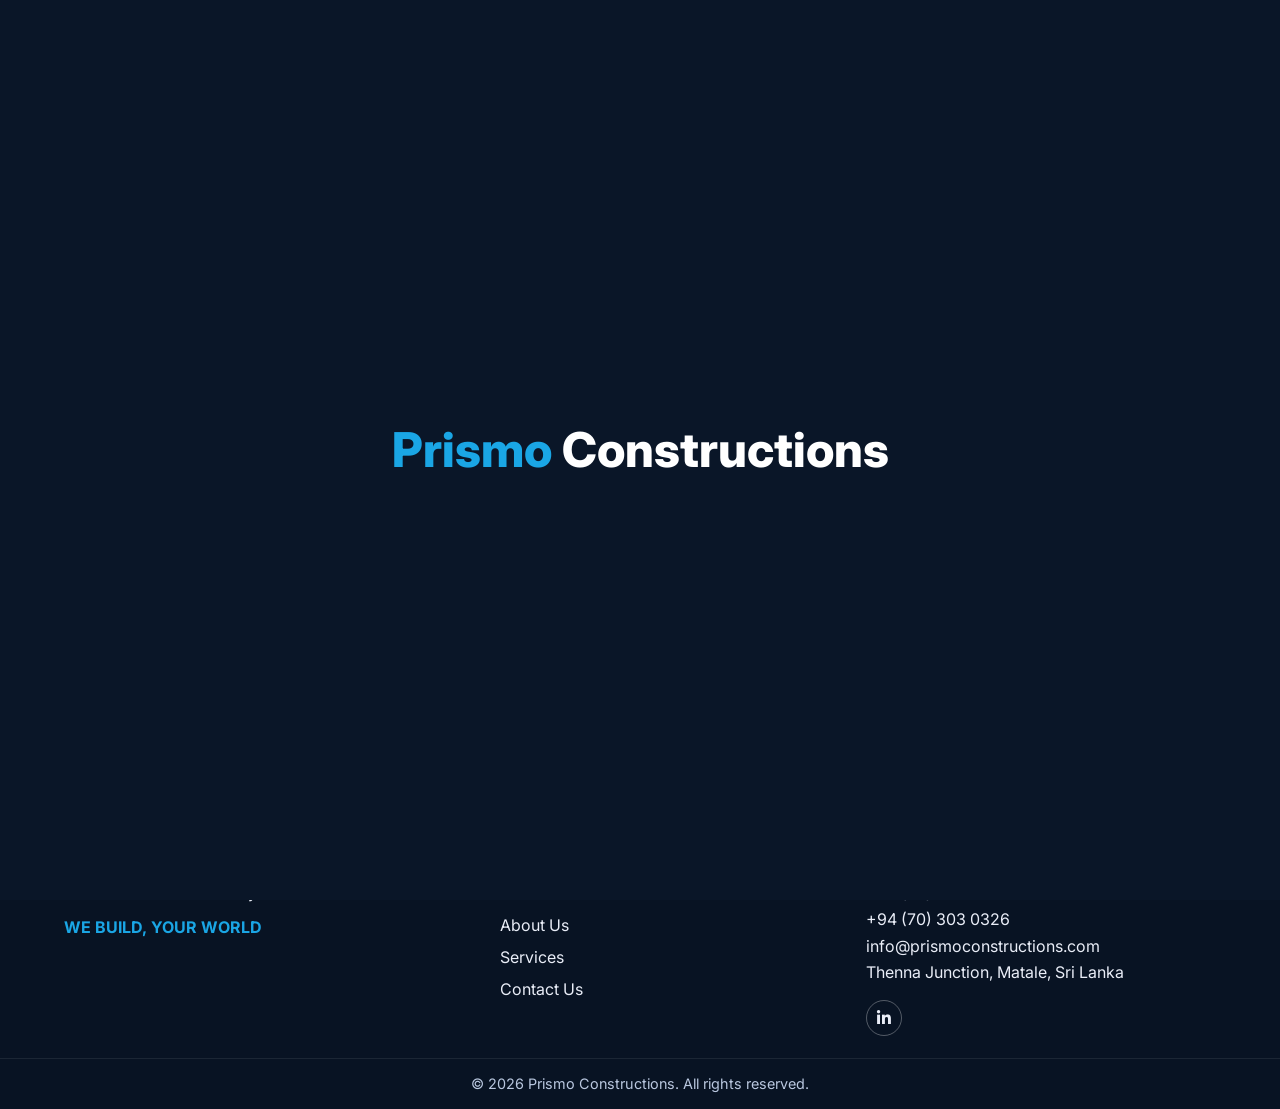
<file: contact.html>
<!DOCTYPE html>
<html lang="en">
<head>
  <meta charset="UTF-8" />
  <meta name="viewport" content="width=device-width, initial-scale=1.0" />
  <meta name="description" content="Contact Prismo Constructions for reliable construction consultancy support in Sri Lanka." />
  <title>Contact Us | Prismo Constructions - Construction Consultancy Sri Lanka</title>
  <meta property="og:title" content="Contact Us | Prismo Constructions" />
  <meta property="og:description" content="Get in touch with Prismo Constructions for project consultancy and delivery support." />
  <meta property="og:image" content="https://source.unsplash.com/1400x900/?business,consultation,meeting,office" />
  <meta http-equiv="refresh" content="0; url=/contact/" />
  <script>window.location.replace('/contact/');</script>
  <meta property="og:url" content="https://prismoconstructions.com/contact/" />
  <meta property="og:type" content="website" />
  <link rel="canonical" href="https://prismoconstructions.com/contact/" />
  <link rel="icon" type="image/png" href="images/favicon.png" />
  <link rel="preconnect" href="https://fonts.googleapis.com" />
  <link rel="preconnect" href="https://fonts.gstatic.com" crossorigin />
  <link href="https://fonts.googleapis.com/css2?family=Inter:wght@400;500;600;700;800&display=swap" rel="stylesheet" />
  <link rel="stylesheet" href="https://cdnjs.cloudflare.com/ajax/libs/font-awesome/6.5.2/css/all.min.css" />
  <link rel="stylesheet" href="styles.css" />
</head>
<body>
  <div class="loader" id="loader"><div class="loader-mark"><span>Prismo</span> Constructions</div></div>

  <header class="site-header" id="siteHeader">
    <div class="container nav-wrap">
      <a href="/" class="brand"><img src="images/prismo.png" alt="Prismo Constructions logo" class="brand-logo" /><span class="brand-text"><span>Prismo</span> Constructions</span></a>
      <button class="nav-toggle" id="navToggle" aria-label="Toggle navigation menu"><i class="fa-solid fa-bars"></i></button>
      <nav class="nav-menu glass" id="navMenu" aria-label="Primary navigation">
        <ul class="nav-list">
          <li><a class="nav-link" href="/">Home</a></li>
          <li><a class="nav-link" href="about.html">About Us</a></li>
          <li><a class="nav-link" href="services.html">Services</a></li>
          <li><a class="nav-link" href="contact.html">Contact Us</a></li>
        </ul>
      </nav>
    </div>
  </header>

  <main>
    <section class="page-hero page-hero-grid">
      <div class="container page-hero-inner slide-left">
        <p class="page-kicker">CONTACT US</p>
        <h1 class="page-hero-title">Get in Touch</h1>
        <p class="page-hero-sub">We are ready to consult on your next project</p>
      </div>
    </section>

    <section class="section">
      <div class="container contact-grid" style="grid-template-columns:1fr;">
        <aside class="contact-card glass reveal">
          <h2 class="section-title" style="font-size:clamp(1.2rem,2vw,1.8rem);">Contact Details</h2>
          <ul class="strength-list">
            <li class="contact-phone-item"><i class="fa-solid fa-phone"></i><span class="contact-phone-links"><a href="tel:+94372056243">+94 (37) 205 6243</a><a href="tel:+94703030326">+94 (70) 303 0326</a></span></li>
            <li><i class="fa-solid fa-envelope"></i><span><a href="mailto:info@prismoconstructions.com">info@prismoconstructions.com</a></span></li>
            <li><i class="fa-solid fa-location-dot"></i><span>Thenna Junction, Matale, Sri Lanka</span></li>
            <li><i class="fa-solid fa-clock"></i><span>Mon - Sat: 8:30 AM - 5:30 PM</span></li>
          </ul>
        </aside>
      </div>
    </section>
  </main>

  <footer class="site-footer">
    <div class="container footer-grid">
      <section>
        <h3 class="footer-title"><span style="color:var(--gold);">Prismo</span> Constructions</h3>
        <p>Construction Consultancy Excellence in Sri Lanka.</p>
        <p style="margin-top:0.5rem;color:var(--gold);font-weight:700;">WE BUILD, YOUR WORLD</p>
      </section>
      <section>
        <h4 class="footer-title" style="font-size:1.2rem;">Quick Links</h4>
        <ul class="footer-links">
          <li><a href="/">Home</a></li>
          <li><a href="about.html">About Us</a></li>
          <li><a href="services.html">Services</a></li>
          <li><a href="contact.html">Contact Us</a></li>
        </ul>
      </section>
      <section>
        <h4 class="footer-title" style="font-size:1.2rem;">Contact</h4>
        <p><a href="tel:+94372056243">+94 (37) 205 6243</a><br /><a href="tel:+94703030326">+94 (70) 303 0326</a></p>
        <p><a href="mailto:info@prismoconstructions.com">info@prismoconstructions.com</a></p>
        <p>Thenna Junction, Matale, Sri Lanka</p>
        <div class="socials">
          <a href="https://www.linkedin.com" target="_blank" rel="noopener noreferrer" aria-label="LinkedIn"><i class="fa-brands fa-linkedin-in"></i></a>
        </div>
      </section>
    </div>
    <div class="footer-bottom">&copy; 2026 Prismo Constructions. All rights reserved.</div>
  </footer>

  <button class="to-top" id="toTop" aria-label="Scroll to top"><i class="fa-solid fa-chevron-up"></i></button>
  <script src="script.js"></script>
</body>
</html>
</file>
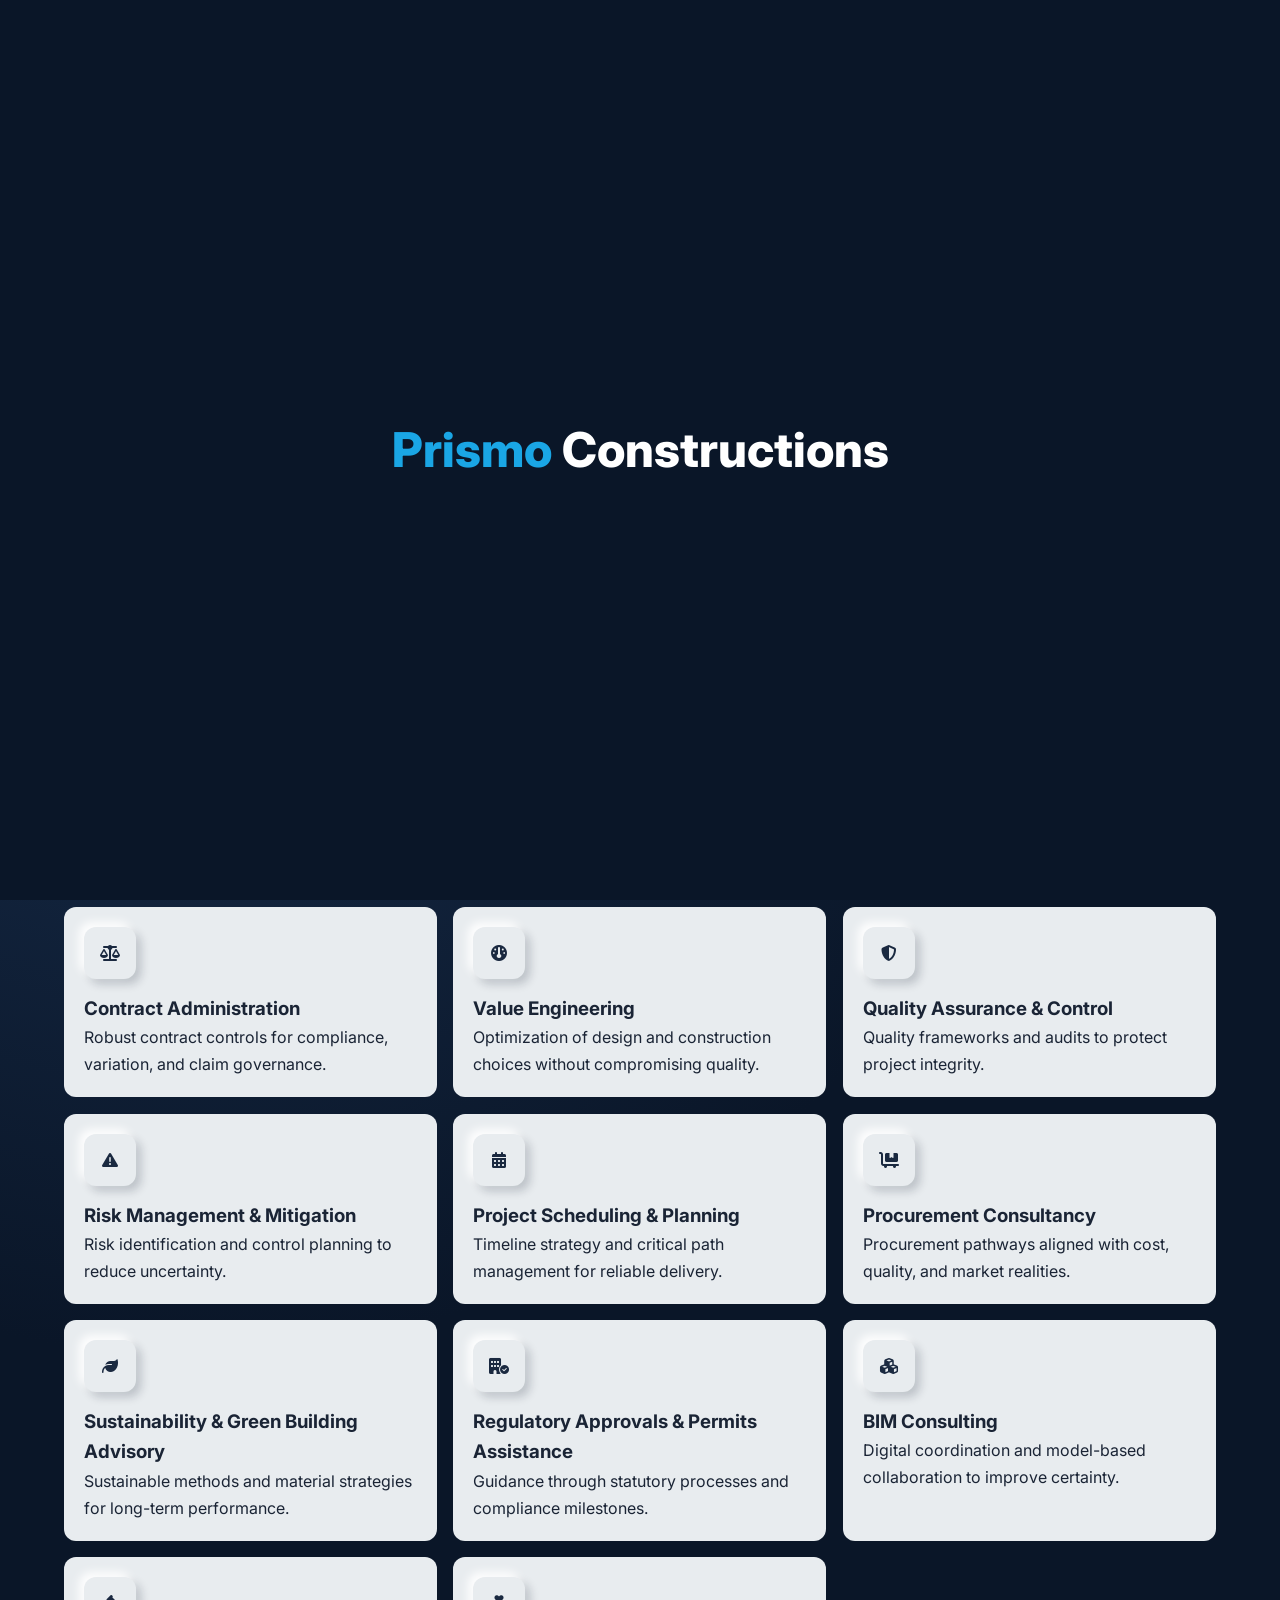
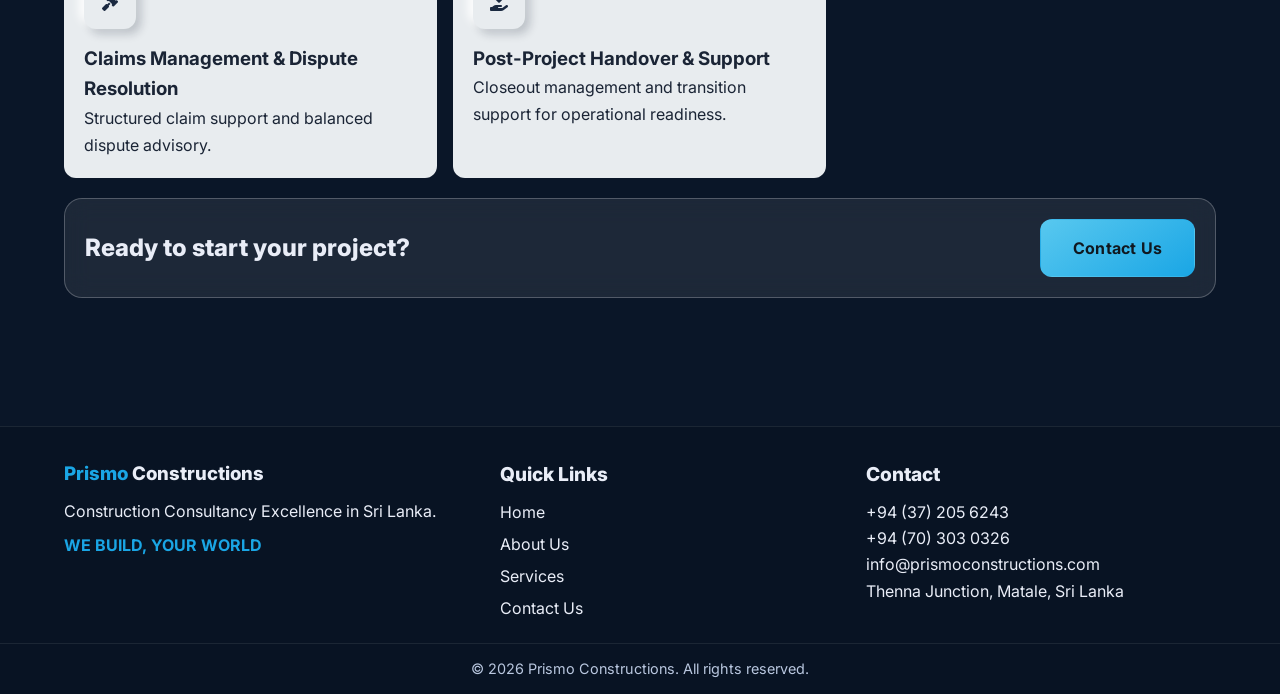
<file: services.html>
<!DOCTYPE html>
<html lang="en">
<head>
  <meta charset="UTF-8" />
  <meta name="viewport" content="width=device-width, initial-scale=1.0" />
  <meta name="description" content="View all Prismo Constructions consultancy services delivered with international standards and best practices." />
  <title>Services | Prismo Constructions - Construction Consultancy Sri Lanka</title>
  <meta property="og:title" content="Services | Prismo Constructions" />
  <meta property="og:description" content="Project management, cost consultation, QA/QC, risk management, BIM and more." />
  <meta property="og:image" content="https://source.unsplash.com/1400x900/?consultancy,engineering,planning,team" />
  <meta http-equiv="refresh" content="0; url=/services/" />
  <script>window.location.replace('/services/');</script>
  <meta property="og:url" content="https://prismoconstructions.com/services/" />
  <meta property="og:type" content="website" />
  <link rel="canonical" href="https://prismoconstructions.com/services/" />
  <link rel="icon" type="image/png" href="images/favicon.png" />
  <link rel="preconnect" href="https://fonts.googleapis.com" />
  <link rel="preconnect" href="https://fonts.gstatic.com" crossorigin />
  <link href="https://fonts.googleapis.com/css2?family=Inter:wght@400;500;600;700;800&display=swap" rel="stylesheet" />
  <link rel="stylesheet" href="https://cdnjs.cloudflare.com/ajax/libs/font-awesome/6.5.2/css/all.min.css" />
  <link rel="stylesheet" href="styles.css" />
</head>
<body>
  <div class="loader" id="loader"><div class="loader-mark"><span>Prismo</span> Constructions</div></div>

  <header class="site-header" id="siteHeader">
    <div class="container nav-wrap">
      <a href="/" class="brand"><img src="images/prismo.png" alt="Prismo Constructions logo" class="brand-logo" /><span class="brand-text"><span>Prismo</span> Constructions</span></a>
      <button class="nav-toggle" id="navToggle" aria-label="Toggle navigation menu"><i class="fa-solid fa-bars"></i></button>
      <nav class="nav-menu glass" id="navMenu" aria-label="Primary navigation">
        <ul class="nav-list">
          <li><a class="nav-link" href="/">Home</a></li>
          <li><a class="nav-link" href="about.html">About Us</a></li>
          <li><a class="nav-link" href="services.html">Services</a></li>
          <li><a class="nav-link" href="contact.html">Contact Us</a></li>
        </ul>
      </nav>
    </div>
  </header>

  <main>
    <section class="page-hero page-hero-grid">
      <div class="container page-hero-inner slide-left">
        <p class="page-kicker">WHAT WE OFFER</p>
        <h1 class="page-hero-title">Our Services</h1>
        <p class="page-hero-sub">All services are delivered with international standards and best practices to ensure your project success.</p>
      </div>
    </section>

    <section class="section">
      <div class="container">
        <div class="services-grid">
          <article class="service-item neo scale-in"><div class="service-icon"><i class="fa-solid fa-diagram-project"></i></div><h3>Project Management</h3><p>Comprehensive planning, monitoring, and coordination to deliver successful outcomes.</p></article>
          <article class="service-item neo scale-in"><div class="service-icon"><i class="fa-solid fa-file-circle-check"></i></div><h3>BOQ &amp; TDS Preparation</h3><p>Detailed documentation and quantified scope definition for informed procurement.</p></article>
          <article class="service-item neo scale-in"><div class="service-icon"><i class="fa-solid fa-coins"></i></div><h3>Cost Consultation &amp; Estimation</h3><p>Accurate cost modeling and budget alignment for financial control.</p></article>
          <article class="service-item neo scale-in"><div class="service-icon"><i class="fa-solid fa-helmet-safety"></i></div><h3>Site Investigation &amp; Assessment</h3><p>Technical site reviews to identify constraints and optimize readiness.</p></article>
          <article class="service-item neo scale-in"><div class="service-icon"><i class="fa-solid fa-chart-line"></i></div><h3>Feasibility Studies</h3><p>Early-stage viability analysis to support go/no-go decisions.</p></article>
          <article class="service-item neo scale-in"><div class="service-icon"><i class="fa-solid fa-file-signature"></i></div><h3>Tender Preparation &amp; Evaluation</h3><p>Structured tender strategies and objective bid assessment.</p></article>
          <article class="service-item neo scale-in"><div class="service-icon"><i class="fa-solid fa-scale-balanced"></i></div><h3>Contract Administration</h3><p>Robust contract controls for compliance, variation, and claim governance.</p></article>
          <article class="service-item neo scale-in"><div class="service-icon"><i class="fa-solid fa-gauge"></i></div><h3>Value Engineering</h3><p>Optimization of design and construction choices without compromising quality.</p></article>
          <article class="service-item neo scale-in"><div class="service-icon"><i class="fa-solid fa-shield-halved"></i></div><h3>Quality Assurance &amp; Control</h3><p>Quality frameworks and audits to protect project integrity.</p></article>
          <article class="service-item neo scale-in"><div class="service-icon"><i class="fa-solid fa-triangle-exclamation"></i></div><h3>Risk Management &amp; Mitigation</h3><p>Risk identification and control planning to reduce uncertainty.</p></article>
          <article class="service-item neo scale-in"><div class="service-icon"><i class="fa-solid fa-calendar-days"></i></div><h3>Project Scheduling &amp; Planning</h3><p>Timeline strategy and critical path management for reliable delivery.</p></article>
          <article class="service-item neo scale-in"><div class="service-icon"><i class="fa-solid fa-cart-flatbed"></i></div><h3>Procurement Consultancy</h3><p>Procurement pathways aligned with cost, quality, and market realities.</p></article>
          <article class="service-item neo scale-in"><div class="service-icon"><i class="fa-solid fa-leaf"></i></div><h3>Sustainability &amp; Green Building Advisory</h3><p>Sustainable methods and material strategies for long-term performance.</p></article>
          <article class="service-item neo scale-in"><div class="service-icon"><i class="fa-solid fa-building-circle-check"></i></div><h3>Regulatory Approvals &amp; Permits Assistance</h3><p>Guidance through statutory processes and compliance milestones.</p></article>
          <article class="service-item neo scale-in"><div class="service-icon"><i class="fa-solid fa-cubes"></i></div><h3>BIM Consulting</h3><p>Digital coordination and model-based collaboration to improve certainty.</p></article>
          <article class="service-item neo scale-in"><div class="service-icon"><i class="fa-solid fa-gavel"></i></div><h3>Claims Management &amp; Dispute Resolution</h3><p>Structured claim support and balanced dispute advisory.</p></article>
          <article class="service-item neo scale-in"><div class="service-icon"><i class="fa-solid fa-hand-holding-heart"></i></div><h3>Post-Project Handover &amp; Support</h3><p>Closeout management and transition support for operational readiness.</p></article>
        </div>

        <div class="cta-banner glass reveal" style="margin-top:2.6rem;display:flex;align-items:center;justify-content:space-between;gap:1rem;flex-wrap:wrap;">
          <h2 style="font-family:'Inter',sans-serif;font-weight:800;">Ready to start your project?</h2>
          <a class="btn btn-primary" href="contact.html">Contact Us</a>
        </div>
      </div>
    </section>
  </main>

  <footer class="site-footer">
    <div class="container footer-grid">
      <section>
        <h3 class="footer-title"><span style="color:var(--gold);">Prismo</span> Constructions</h3>
        <p>Construction Consultancy Excellence in Sri Lanka.</p>
        <p style="margin-top:0.5rem;color:var(--gold);font-weight:700;">WE BUILD, YOUR WORLD</p>
      </section>
      <section>
        <h4 class="footer-title" style="font-size:1.2rem;">Quick Links</h4>
        <ul class="footer-links">
          <li><a href="/">Home</a></li>
          <li><a href="about.html">About Us</a></li>
          <li><a href="services.html">Services</a></li>
          <li><a href="contact.html">Contact Us</a></li>
        </ul>
      </section>
      <section>
        <h4 class="footer-title" style="font-size:1.2rem;">Contact</h4>
        <p><a href="tel:+94372056243">+94 (37) 205 6243</a><br /><a href="tel:+94703030326">+94 (70) 303 0326</a></p>
        <p><a href="mailto:info@prismoconstructions.com">info@prismoconstructions.com</a></p>
        <p>Thenna Junction, Matale, Sri Lanka</p>
      </section>
    </div>
    <div class="footer-bottom">&copy; 2026 Prismo Constructions. All rights reserved.</div>
  </footer>

  <button class="to-top" id="toTop" aria-label="Scroll to top"><i class="fa-solid fa-chevron-up"></i></button>
  <script src="script.js"></script>
</body>
</html>
</file>
<file: styles.css>
:root {
  --navy: #0A1628;
  --navy-soft: #11213c;
  --gold: #1AA6E5;
  --off-white: #F5F5F0;
  --glass: rgba(255, 255, 255, 0.08);
  --line: rgba(255, 255, 255, 0.24);
  --text: #e9edf7;
  --muted: #b9c3d6;
  --surface: #e8ecef;
  --neo-dark: rgba(10, 22, 40, 0.2);
  --neo-light: rgba(255, 255, 255, 0.95);
  --radius: 18px;
  --radius-sm: 12px;
  --container: 1200px;
  --transition: all 0.35s ease;
}

* {
  box-sizing: border-box;
  margin: 0;
  padding: 0;
}

html {
  scroll-behavior: smooth;
  -webkit-text-size-adjust: 100%;
}

body {
  font-family: "Inter", sans-serif;
  background: radial-gradient(circle at 15% 20%, #182e4d 0%, var(--navy) 42%), linear-gradient(120deg, #081524 0%, #0a1a30 45%, #0d2240 100%);
  color: var(--text);
  line-height: 1.65;
  overflow-x: hidden;
}

iframe,
video,
canvas,
svg {
  max-width: 100%;
}

a {
  color: inherit;
  text-decoration: none;
}

img {
  display: block;
  max-width: 100%;
}

.container {
  width: min(92%, var(--container));
  margin: 0 auto;
}

.section {
  padding: 4.2rem 0;
}

.page-hero {
  padding: 7rem 0 3rem;
  text-align: center;
}

.page-hero-grid {
  position: relative;
  overflow: hidden;
  padding: 6.2rem 0 4.2rem;
  background-color: #051735;
  background-image:
    linear-gradient(rgba(255, 255, 255, 0.05) 1px, transparent 1px),
    linear-gradient(90deg, rgba(255, 255, 255, 0.05) 1px, transparent 1px),
    linear-gradient(180deg, rgba(6, 23, 48, 0.93), rgba(5, 20, 42, 0.98));
  background-size: 50px 50px, 50px 50px, 100% 100%;
  border: 0;
  border-radius: 0;
}

.page-hero-inner {
  max-width: 980px;
  margin: 0 auto;
}

.page-kicker {
  color: var(--gold);
  text-transform: uppercase;
  letter-spacing: 2.5px;
  font-weight: 800;
  font-size: clamp(0.82rem, 1vw, 1.05rem);
  margin-bottom: 0.7rem;
}

.page-hero-title {
  font-family: "Inter", sans-serif;
  font-size: clamp(1.7rem, 3.2vw, 2.9rem);
  line-height: 1.08;
  font-weight: 700;
  margin-bottom: 0.75rem;
  color: #f4f7fc;
}

.page-hero-sub {
  color: #c4cee0;
  margin: 0 auto;
  max-width: 980px;
  font-size: clamp(0.96rem, 1.3vw, 1.35rem);
}

.section-title {
  font-family: "Inter", sans-serif;
  font-weight: 800;
  letter-spacing: -0.02em;
  font-size: clamp(1.8rem, 2.2vw, 3rem);
  margin-bottom: 0.8rem;
}

.lead {
  color: var(--muted);
  max-width: 760px;
}

.glass {
  background: var(--glass);
  border: 1px solid var(--line);
  backdrop-filter: blur(12px);
  -webkit-backdrop-filter: blur(12px);
  border-radius: var(--radius);
}

.neo {
  background: var(--surface);
  color: #1a2435;
  border-radius: var(--radius-sm);
  border: 1px solid rgba(255, 255, 255, 0.6);
  box-shadow: -8px -8px 16px var(--neo-light), 8px 8px 16px var(--neo-dark);
}

.btn {
  border: none;
  border-radius: 12px;
  font-weight: 700;
  letter-spacing: 0.2px;
  padding: 0.92rem 2rem;
  cursor: pointer;
  transition: var(--transition);
  display: inline-flex;
  align-items: center;
  justify-content: center;
  gap: 0.55rem;
  will-change: transform;
  min-height: 44px;
}

.btn:hover {
  transform: translateY(-2px);
  box-shadow: 0 14px 24px rgba(0, 0, 0, 0.25);
}

.btn-primary {
  background: linear-gradient(145deg, #58c8ef, var(--gold));
  color: #101820;
  border: 1px solid transparent;
}

.btn-ghost {
  background: transparent;
  border: 1px solid rgba(26, 166, 229, 0.8);
  color: var(--gold);
}

.loader {
  position: fixed;
  inset: 0;
  background: #0a1628;
  z-index: 9999;
  display: grid;
  place-items: center;
  transition: opacity 0.6s ease, visibility 0.6s ease;
}

.loader.hidden {
  opacity: 0;
  visibility: hidden;
}

.loader-mark {
  font-family: "Inter", sans-serif;
  font-weight: 800;
  font-size: clamp(1.7rem, 5vw, 3rem);
  color: #fff;
  animation: revealMark 1.5s ease forwards;
}

.loader-mark span {
  color: var(--gold);
}

@keyframes revealMark {
  0% { opacity: 0; transform: translateY(14px) scale(0.96); }
  60% { opacity: 1; transform: translateY(0) scale(1.02); }
  100% { opacity: 1; transform: translateY(0) scale(1); }
}

.site-header {
  position: sticky;
  top: 0;
  z-index: 1000;
  background: linear-gradient(90deg, rgba(8, 18, 35, 0.94), rgba(10, 25, 49, 0.92), rgba(6, 17, 35, 0.94));
  backdrop-filter: blur(12px);
  -webkit-backdrop-filter: blur(12px);
  border-bottom: 1px solid rgba(255, 255, 255, 0.08);
  transition: var(--transition);
}

.site-header.scrolled {
  background: rgba(8, 18, 35, 0.96);
  border-color: rgba(255, 255, 255, 0.14);
}

.nav-wrap {
  min-height: 82px;
  display: flex;
  align-items: center;
  justify-content: space-between;
  gap: 1rem;
}

.brand {
  display: inline-flex;
  align-items: center;
  gap: 0.58rem;
  font-family: "Inter", sans-serif;
  font-size: clamp(1.85rem, 2.5vw, 2.35rem);
  font-weight: 600;
  line-height: 1;
}

.brand-logo {
  width: 42px;
  height: 42px;
  object-fit: contain;
  flex-shrink: 0;
  border: 1px solid rgba(26, 166, 229, 0.45);
  border-radius: 10px;
  padding: 3px;
}

.brand-text {
  line-height: 1;
}

.brand-text span {
  color: var(--gold);
}

.nav-toggle {
  width: 44px;
  height: 44px;
  border-radius: 10px;
  border: 1px solid rgba(255, 255, 255, 0.2);
  background: rgba(255, 255, 255, 0.1);
  color: #fff;
  display: inline-grid;
  place-items: center;
  cursor: pointer;
}

.nav-menu {
  position: absolute;
  top: calc(100% + 8px);
  left: 4%;
  right: 4%;
  padding: 0.8rem;
  background: rgba(8, 18, 35, 0.95);
  border: 1px solid rgba(255, 255, 255, 0.14);
  border-radius: 12px;
  transform-origin: top;
  transform: scaleY(0.85);
  opacity: 0;
  pointer-events: none;
  transition: 0.32s ease;
}

.nav-menu.open {
  opacity: 1;
  transform: scaleY(1);
  pointer-events: all;
}

.nav-list {
  list-style: none;
  display: grid;
  gap: 0.3rem;
}

.nav-link {
  display: inline-flex;
  align-items: center;
  padding: 0.7rem 0.75rem;
  min-height: 44px;
  font-weight: 600;
  font-size: 1.05rem;
  color: #eff3fb;
  position: relative;
}

.nav-link::after {
  content: "";
  position: absolute;
  left: 0.75rem;
  right: 0.75rem;
  bottom: 0.46rem;
  height: 2px;
  background: var(--gold);
  transform: scaleX(0);
  transform-origin: left;
  transition: transform 0.3s ease;
}

.nav-link:hover::after,
.nav-link.active::after {
  transform: scaleX(1);
}

.nav-link.active {
  color: #f6f8fd;
}

.nav-cta {
  display: none;
  align-items: center;
  justify-content: center;
  min-height: 46px;
  padding: 0.75rem 1.4rem;
  border-radius: 12px;
  border: 1px solid rgba(26, 166, 229, 0.85);
  color: var(--gold);
  font-weight: 700;
  transition: var(--transition);
}

.nav-cta:hover {
  background: rgba(26, 166, 229, 0.14);
}

.hero {
  min-height: 100vh;
  min-height: 100svh;
  position: relative;
  display: flex;
  align-items: center;
  overflow: hidden;
  padding: 3.9rem 0 4.8rem;
}

.hero-bg {
  position: absolute;
  inset: 0;
  background-image: linear-gradient(rgba(8, 20, 40, 0.6), rgba(7, 17, 34, 0.88)), url("https://images.unsplash.com/photo-1486406146926-c627a92ad1ab?auto=format&fit=crop&w=1800&q=80");
  background-size: cover;
  background-position: center;
  z-index: -2;
  will-change: transform;
}

.hero-content {
  max-width: 980px;
  margin: 0 auto;
  padding: 1.25rem 0.6rem;
  text-align: center;
}

.hero-kicker {
  display: inline-flex;
  margin-bottom: 1rem;
  font-size: clamp(0.82rem, 1.1vw, 1.05rem);
  letter-spacing: 2.2px;
  color: var(--gold);
  text-transform: uppercase;
  font-weight: 800;
}

.hero-title {
  font-family: "Inter", sans-serif;
  font-weight: 600;
  letter-spacing: -0.02em;
  font-size: clamp(2.15rem, 7.1vw, 6.2rem);
  line-height: 0.95;
  margin-bottom: 1.15rem;
}

.hero-title .word {
  display: inline-block;
  opacity: 0;
  transform: translateY(28px);
  animation: wordReveal 0.75s forwards;
}

@keyframes wordReveal {
  to { opacity: 1; transform: translateY(0); }
}

.hero-sub {
  color: #c8d1e4;
  margin-bottom: 2rem;
  font-size: clamp(1rem, 2vw, 2rem);
}

.hero-actions {
  display: flex;
  flex-wrap: wrap;
  gap: 1.05rem;
  justify-content: center;
}

.scroll-cue {
  position: absolute;
  bottom: 1.65rem;
  left: 50%;
  transform: translateX(-50%);
  width: 38px;
  height: 58px;
  border: 1px solid rgba(255, 255, 255, 0.6);
  border-radius: 999px;
  display: grid;
  place-items: center;
  animation: cueFloat 1.7s infinite;
}

.scroll-cue i {
  color: var(--gold);
}

@keyframes cueFloat {
  0%, 100% { transform: translateX(-50%) translateY(0); }
  50% { transform: translateX(-50%) translateY(8px); }
}

.stats-grid,
.service-preview-grid,
.team-grid,
.values-grid,
.project-grid,
.services-grid,
.footer-grid,
.two-col,
.about-split,
.contact-grid {
  display: grid;
  gap: 1rem;
}

.stats-grid {
  grid-template-columns: repeat(2, 1fr);
  padding: 1rem;
}

.stat-item {
  padding: 1rem 0.8rem;
  text-align: center;
}

.stat-num {
  font-size: clamp(1.4rem, 3vw, 2rem);
  font-weight: 800;
  color: var(--gold);
  line-height: 1.1;
}

.vision-card,
.service-preview,
.value-card,
.quote-strip,
.contact-card,
.cta-banner {
  padding: 1.25rem;
}

.quote-strip {
  border-left: 4px solid var(--gold);
  font-style: italic;
}

.service-preview,
.value-card,
.project-card,
.service-item {
  transition: var(--transition);
  will-change: transform;
}

.service-preview:hover,
.value-card:hover,
.service-item:hover {
  transform: translateY(-4px);
}

.service-preview i,
.value-card i {
  color: var(--gold);
  margin-bottom: 0.8rem;
  font-size: 1.35rem;
  transition: transform 0.35s ease;
}

.service-preview:hover i,
.value-card:hover i {
  transform: scale(1.1) rotate(8deg);
}

.about-image {
  border-radius: var(--radius);
  min-height: 300px;
  width: 100%;
  object-fit: cover;
}

.strength-list {
  list-style: none;
  margin-top: 1rem;
  display: grid;
  gap: 0.5rem;
}

.strength-list i {
  color: var(--gold);
  margin-right: 0.45rem;
}

.contact-card .strength-list li {
  display: flex;
  align-items: flex-start;
  gap: 0.5rem;
}

.contact-card .strength-list li > i {
  width: 18px;
  margin-top: 0.2rem;
  flex-shrink: 0;
}

.contact-card .strength-list li > span,
.contact-card .contact-phone-links {
  line-height: 1.35;
}

.contact-phone-item {
  gap: 0.5rem;
}

.contact-phone-item i {
  margin-top: 0.2rem;
}

.contact-phone-links {
  display: grid;
  gap: 0.08rem;
}

.contact-phone-links a {
  line-height: 1.35;
}

.statement {
  text-align: center;
  padding: 2.2rem 1rem;
  margin-top: 1.2rem;
}

.vision {
  background: linear-gradient(180deg, #091427, #0f213d);
}

.mission {
  background: linear-gradient(180deg, #132746, #1c345a);
}

.statement .accent {
  color: var(--gold);
  font-weight: 800;
}

.team-card {
  padding: 1.2rem;
  text-align: center;
}

.team-card.neo {
  box-shadow: none;
}

.avatar {
  width: 90px;
  height: 90px;
  margin: 0 auto 0.8rem;
  border-radius: 50%;
  display: grid;
  place-items: center;
  background: #e5e9ed;
  color: #2a3d5f;
  box-shadow: inset -5px -5px 10px rgba(255, 255, 255, 0.95), inset 5px 5px 10px rgba(10, 22, 40, 0.15);
}

.team-photo {
  width: 110px;
  height: 110px;
  margin: 0 auto 0.8rem;
  border-radius: 50%;
  object-fit: cover;
  border: 2px solid rgba(26, 166, 229, 0.55);
  box-shadow: 0 10px 24px rgba(10, 22, 40, 0.18);
}

.filters {
  display: flex;
  flex-wrap: wrap;
  gap: 0.65rem;
  margin-bottom: 1rem;
}

.filter-btn {
  padding: 0.55rem 1rem;
  border-radius: 999px;
  border: 1px solid rgba(255, 255, 255, 0.35);
  background: rgba(255, 255, 255, 0.08);
  color: #fff;
  font-weight: 600;
  cursor: pointer;
  transition: var(--transition);
}

.filter-btn.active,
.filter-btn:hover {
  background: var(--gold);
  color: #13233b;
  border-color: var(--gold);
}

.project-card {
  border-radius: var(--radius);
  overflow: hidden;
  background: rgba(255, 255, 255, 0.05);
  border: 1px solid rgba(255, 255, 255, 0.2);
}

.project-card.hide {
  display: none;
}

.project-card:hover {
  transform: scale(1.03);
}

.project-media {
  position: relative;
  height: 220px;
}

.project-media img {
  width: 100%;
  height: 100%;
  object-fit: cover;
}

.project-overlay {
  position: absolute;
  inset: 0;
  background: linear-gradient(to top, rgba(10, 22, 40, 0.82), rgba(10, 22, 40, 0.2));
  display: flex;
  align-items: end;
  justify-content: center;
  padding: 1rem;
  opacity: 0;
  transition: var(--transition);
}

.project-card:hover .project-overlay {
  opacity: 1;
}

.project-body {
  padding: 1rem;
}

.badge {
  display: inline-flex;
  margin-bottom: 0.55rem;
  padding: 0.28rem 0.68rem;
  border-radius: 999px;
  background: rgba(26, 166, 229, 0.2);
  border: 1px solid rgba(26, 166, 229, 0.5);
  color: #d7f3ff;
  font-size: 0.8rem;
  font-weight: 600;
}

.service-item {
  padding: 1.2rem;
  border: 1px solid transparent;
}

.services-grid .service-item.neo {
  box-shadow: none;
}

.services-grid .service-item:hover {
  transform: scale(1.03);
}

.service-item:hover {
  border-color: rgba(26, 166, 229, 0.7);
}

.service-icon {
  width: 52px;
  height: 52px;
  border-radius: 12px;
  display: grid;
  place-items: center;
  margin-bottom: 0.9rem;
  color: #1a2940;
  background: var(--surface);
  box-shadow: -5px -5px 10px var(--neo-light), 5px 5px 10px var(--neo-dark);
}

.contact-form-wrap {
  padding: 1.2rem;
}

form {
  display: grid;
  gap: 0.72rem;
}

.field {
  width: 100%;
  border: 1px solid rgba(255, 255, 255, 0.65);
  border-radius: 11px;
  padding: 0.72rem 0.85rem;
  font: inherit;
  background: rgba(255, 255, 255, 0.76);
  color: #102039;
  box-shadow: -4px -4px 8px rgba(255, 255, 255, 0.8), 4px 4px 8px rgba(10, 22, 40, 0.13);
  outline: none;
  transition: var(--transition);
}

.field:focus {
  border-color: rgba(26, 166, 229, 0.75);
  box-shadow: 0 0 0 3px rgba(26, 166, 229, 0.23), 0 8px 16px rgba(10, 22, 40, 0.15);
}

textarea.field {
  resize: vertical;
  min-height: 110px;
}

.map-placeholder {
  margin-top: 1rem;
  min-height: 220px;
  border-radius: var(--radius-sm);
  background: linear-gradient(140deg, #9fa8b5, #b8c0cc);
  display: grid;
  place-items: center;
}

.socials {
  display: flex;
  gap: 0.6rem;
  margin-top: 0.9rem;
}

.socials a {
  width: 36px;
  height: 36px;
  border-radius: 50%;
  border: 1px solid rgba(255, 255, 255, 0.3);
  display: inline-grid;
  place-items: center;
}

.site-footer {
  margin-top: 3rem;
  background: #081323;
  border-top: 1px solid rgba(255, 255, 255, 0.08);
}

.footer-grid {
  padding: 2rem 0 1.4rem;
}

.footer-title {
  font-family: "Inter", sans-serif;
  font-weight: 800;
  margin-bottom: 0.5rem;
}

.footer-links {
  list-style: none;
  display: grid;
  gap: 0.35rem;
}

.footer-bottom {
  border-top: 1px solid rgba(255, 255, 255, 0.08);
  text-align: center;
  padding: 0.8rem 0;
  color: #b9c7df;
  font-size: 0.9rem;
}

.to-top {
  position: fixed;
  right: 1rem;
  bottom: 1rem;
  width: 46px;
  height: 46px;
  border-radius: 50%;
  border: none;
  background: var(--gold);
  color: #13233d;
  font-size: 1rem;
  cursor: pointer;
  opacity: 0;
  visibility: hidden;
  transition: var(--transition);
  z-index: 900;
}

.to-top.show {
  opacity: 1;
  visibility: visible;
}

.reveal,
.slide-left,
.scale-in {
  opacity: 0;
  transform: translateY(22px);
  transition: opacity 0.8s ease, transform 0.8s ease;
  will-change: transform;
}

.slide-left {
  transform: translateX(-32px);
}

.scale-in {
  transform: scale(0.9);
}

.services-grid .service-item.scale-in {
  transform: translateY(22px);
  transition: opacity 0.8s ease, transform 0.8s ease;
}

.is-visible {
  opacity: 1;
  transform: translate(0, 0) scale(1);
}

@media (max-width: 575px) {
  .container {
    width: min(94%, var(--container));
  }

  .section {
    padding: 3.4rem 0;
  }

  .page-hero {
    padding: 6rem 0 2.25rem;
  }

  .page-hero-grid {
    padding: 5.4rem 0 3.6rem;
    background-size: 34px 34px, 34px 34px, 100% 100%;
  }

  .page-kicker {
    font-size: 1.2rem;
    letter-spacing: 1.8px;
  }

  .page-hero-title {
    font-size: clamp(1.9rem, 8vw, 2.8rem);
  }

  .page-hero-sub {
    font-size: clamp(1rem, 4.8vw, 1.35rem);
  }

  .hero {
    padding: 4.1rem 0 3.8rem;
  }

  .hero-content {
    padding: 1rem;
  }

  .brand {
    font-size: 1.4rem;
  }

  .brand-logo {
    width: 34px;
    height: 34px;
  }

  .hero-actions {
    flex-direction: column;
    align-items: stretch;
  }

  .hero-actions .btn {
    width: 100%;
  }

  .stats-grid {
    grid-template-columns: 1fr;
  }

  .stat-item {
    padding: 0.85rem 0.6rem;
  }

  .scroll-cue {
    bottom: 0.7rem;
  }

  .project-media {
    height: 200px;
  }

  .footer-grid {
    gap: 1.5rem;
  }
}

@media (min-width: 768px) {
  .nav-toggle {
    display: none;
  }

  .nav-menu {
    position: static;
    transform: none;
    opacity: 1;
    pointer-events: all;
    padding: 0;
    background: transparent;
    border: 0;
    border-radius: 0;
    backdrop-filter: none;
  }

  .nav-list {
    display: flex;
    gap: 1rem;
  }

  .nav-cta {
    display: inline-flex;
  }

  .stats-grid {
    grid-template-columns: repeat(4, 1fr);
  }

  .two-col {
    grid-template-columns: 1.2fr 1fr;
  }

  .service-preview-grid,
  .team-grid,
  .values-grid {
    grid-template-columns: repeat(3, 1fr);
  }

  .about-split {
    grid-template-columns: 1fr 1.1fr;
  }

  .project-grid {
    grid-template-columns: repeat(2, 1fr);
  }

  .services-grid {
    grid-template-columns: repeat(2, 1fr);
  }

  .contact-grid {
    grid-template-columns: 1fr 1.25fr;
  }

  .footer-grid {
    grid-template-columns: 1.2fr 1fr 1fr;
  }
}

@media (min-width: 768px) and (max-width: 1023px) {
  .container {
    width: min(94%, var(--container));
  }

  .section {
    padding: 4.6rem 0;
  }

  .hero {
    min-height: 86vh;
    min-height: 86svh;
    padding: 4.2rem 0 4.8rem;
  }

  .hero-actions {
    gap: 1rem;
  }

  .project-grid,
  .services-grid,
  .team-grid,
  .values-grid,
  .service-preview-grid {
    gap: 1.2rem;
  }

  .project-media {
    height: 210px;
  }
}

@media (min-width: 1024px) {
  .section {
    padding: 5rem 0;
  }

  .project-grid {
    grid-template-columns: repeat(3, 1fr);
  }

  .services-grid {
    grid-template-columns: repeat(3, 1fr);
  }
}

@media (min-width: 1280px) {
  .container {
    width: min(90%, var(--container));
  }

  .hero-content {
    max-width: 1060px;
  }
}

@media (hover: none) {
  .btn:hover,
  .project-card:hover,
  .service-item:hover,
  .service-preview:hover,
  .value-card:hover {
    transform: none;
  }

  .project-overlay {
    opacity: 1;
    background: linear-gradient(to top, rgba(10, 22, 40, 0.64), rgba(10, 22, 40, 0.15));
  }
}
</file>
